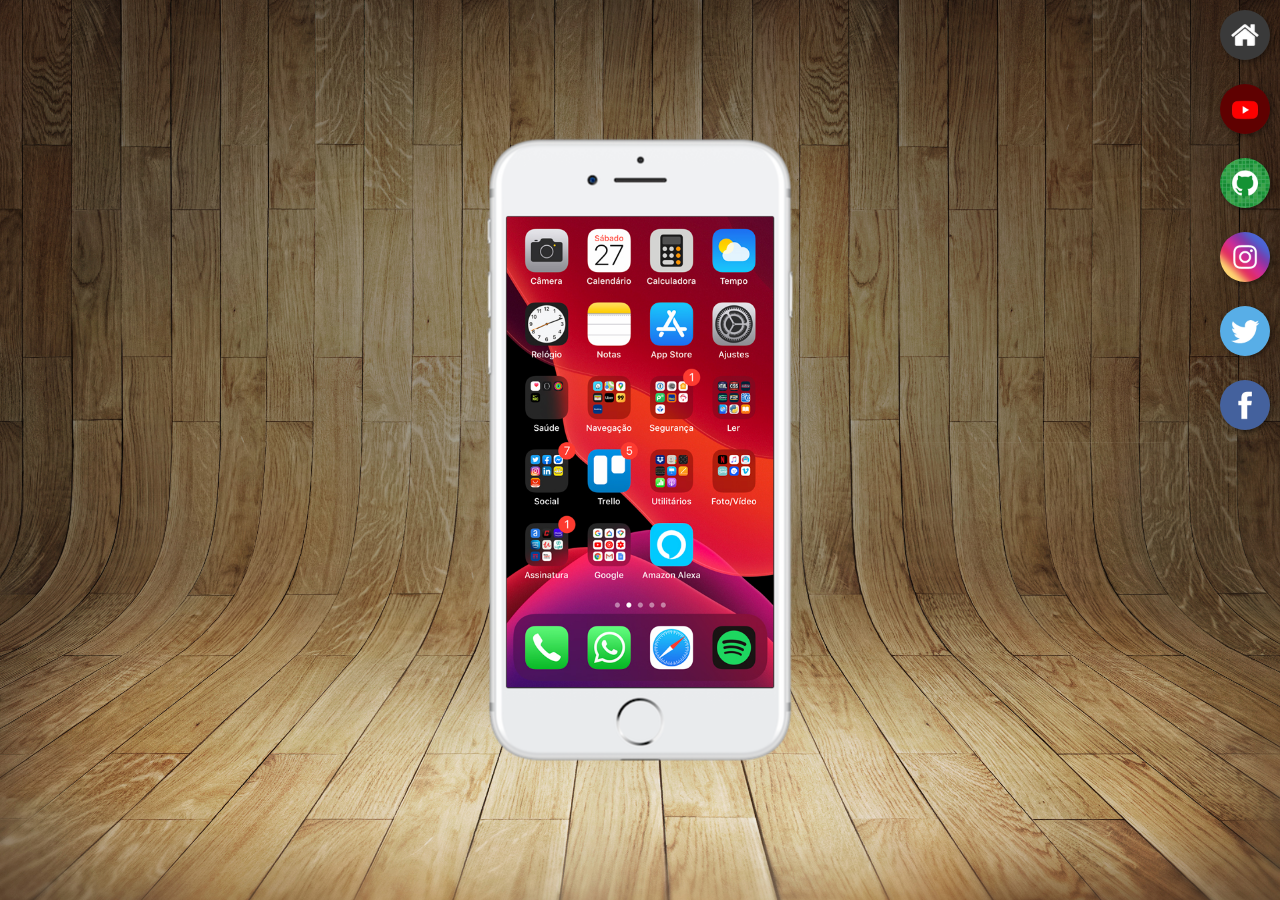
<file: index.html>
<!DOCTYPE html>
<html lang="pt-br">
<head>
    <meta charset="UTF-8">
    <meta name="viewport" content="width=device-width, initial-scale=1.0">
    <link rel="shortcut icon" href="favicon.ico" type="image/x-icon">
    <link rel="stylesheet" href="./estilos/style.css">
    <title>Projeto - Redes Sociais</title>
</head>
<body>
    <main>
        <section id="telefone">
            <iframe src="home.html" name="tela" id="tela" frameborder="0">
                Seu navegador não é compatível com isso.
            </iframe>
        </section>
        <section id="redes-sociais">
            <a href="home.html" target="tela"><img src="imagens/logo-home.jpg" alt="Home"></a><br>
            <a href="youtube.html" target="tela"><img src="imagens/logo-youtube.jpg" alt="Youtube"></a><br>
            <a href="github.html" target="tela"><img src="imagens/logo-github.jpg" alt="Github"></a><br>
            <a href="instagram.html" target="tela"><img src="imagens/logo-instagram.jpg" alt="Instagram"></a><br>
            <a href="twitter.html" target="tela"><img src="imagens/logo-twitter.jpg" alt="Twitter"></a><br>
            <a href="facebook.html" target="tela"><img src="imagens/logo-facebook.jpg" alt="Facebook"></a>
        </section>
    </main>
</body>
</html>
</file>
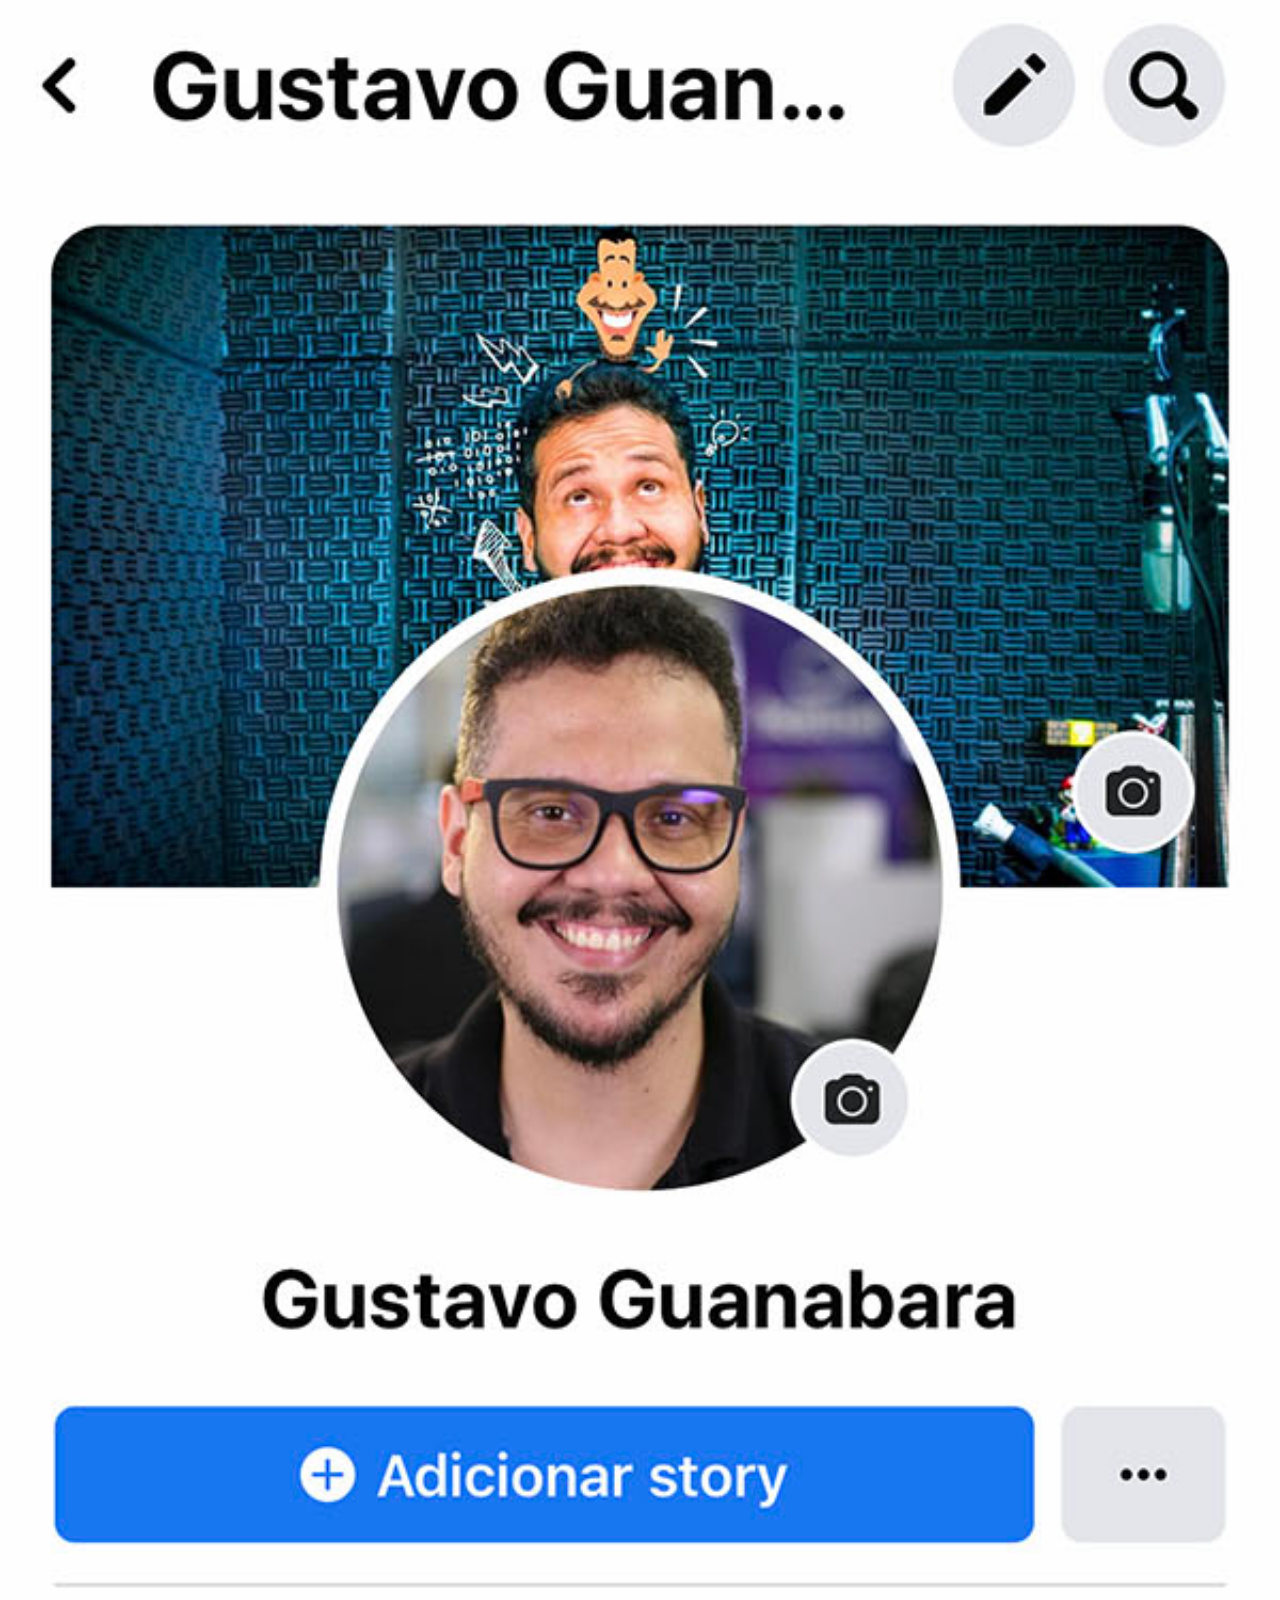
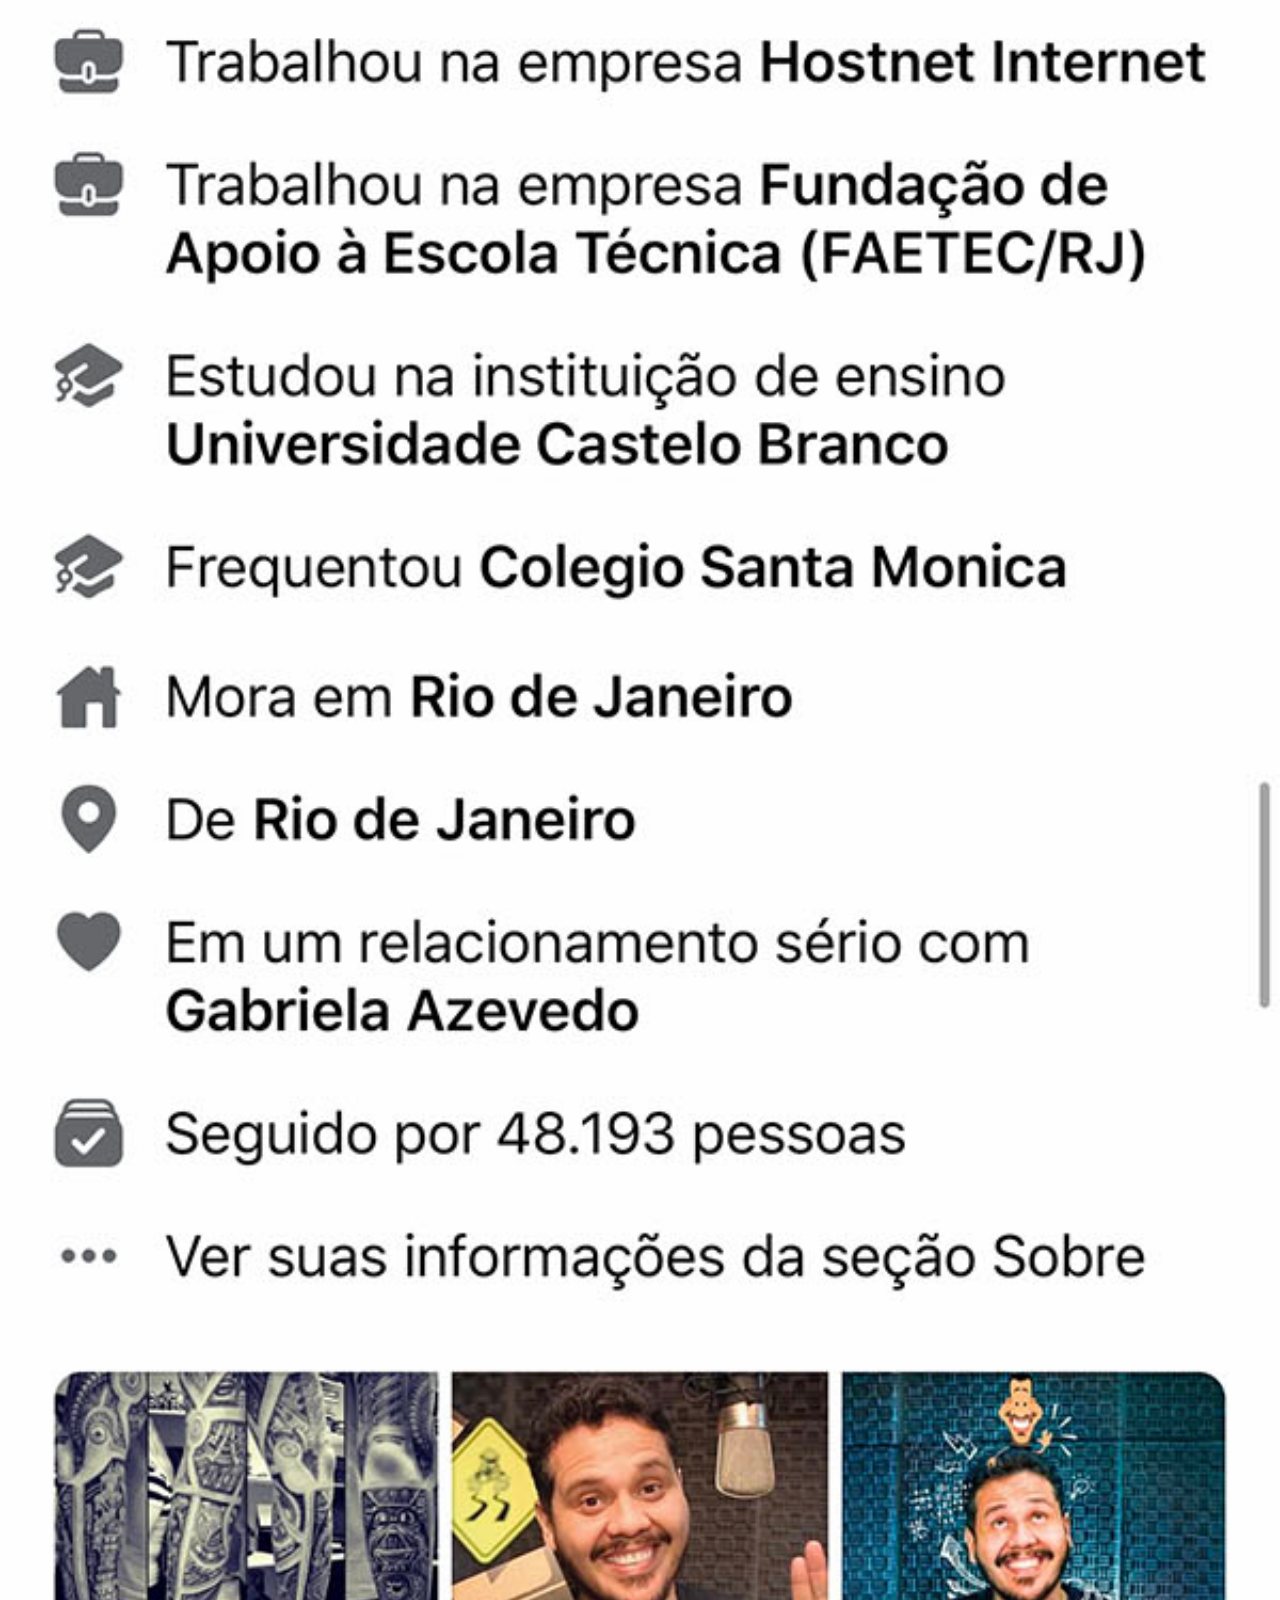
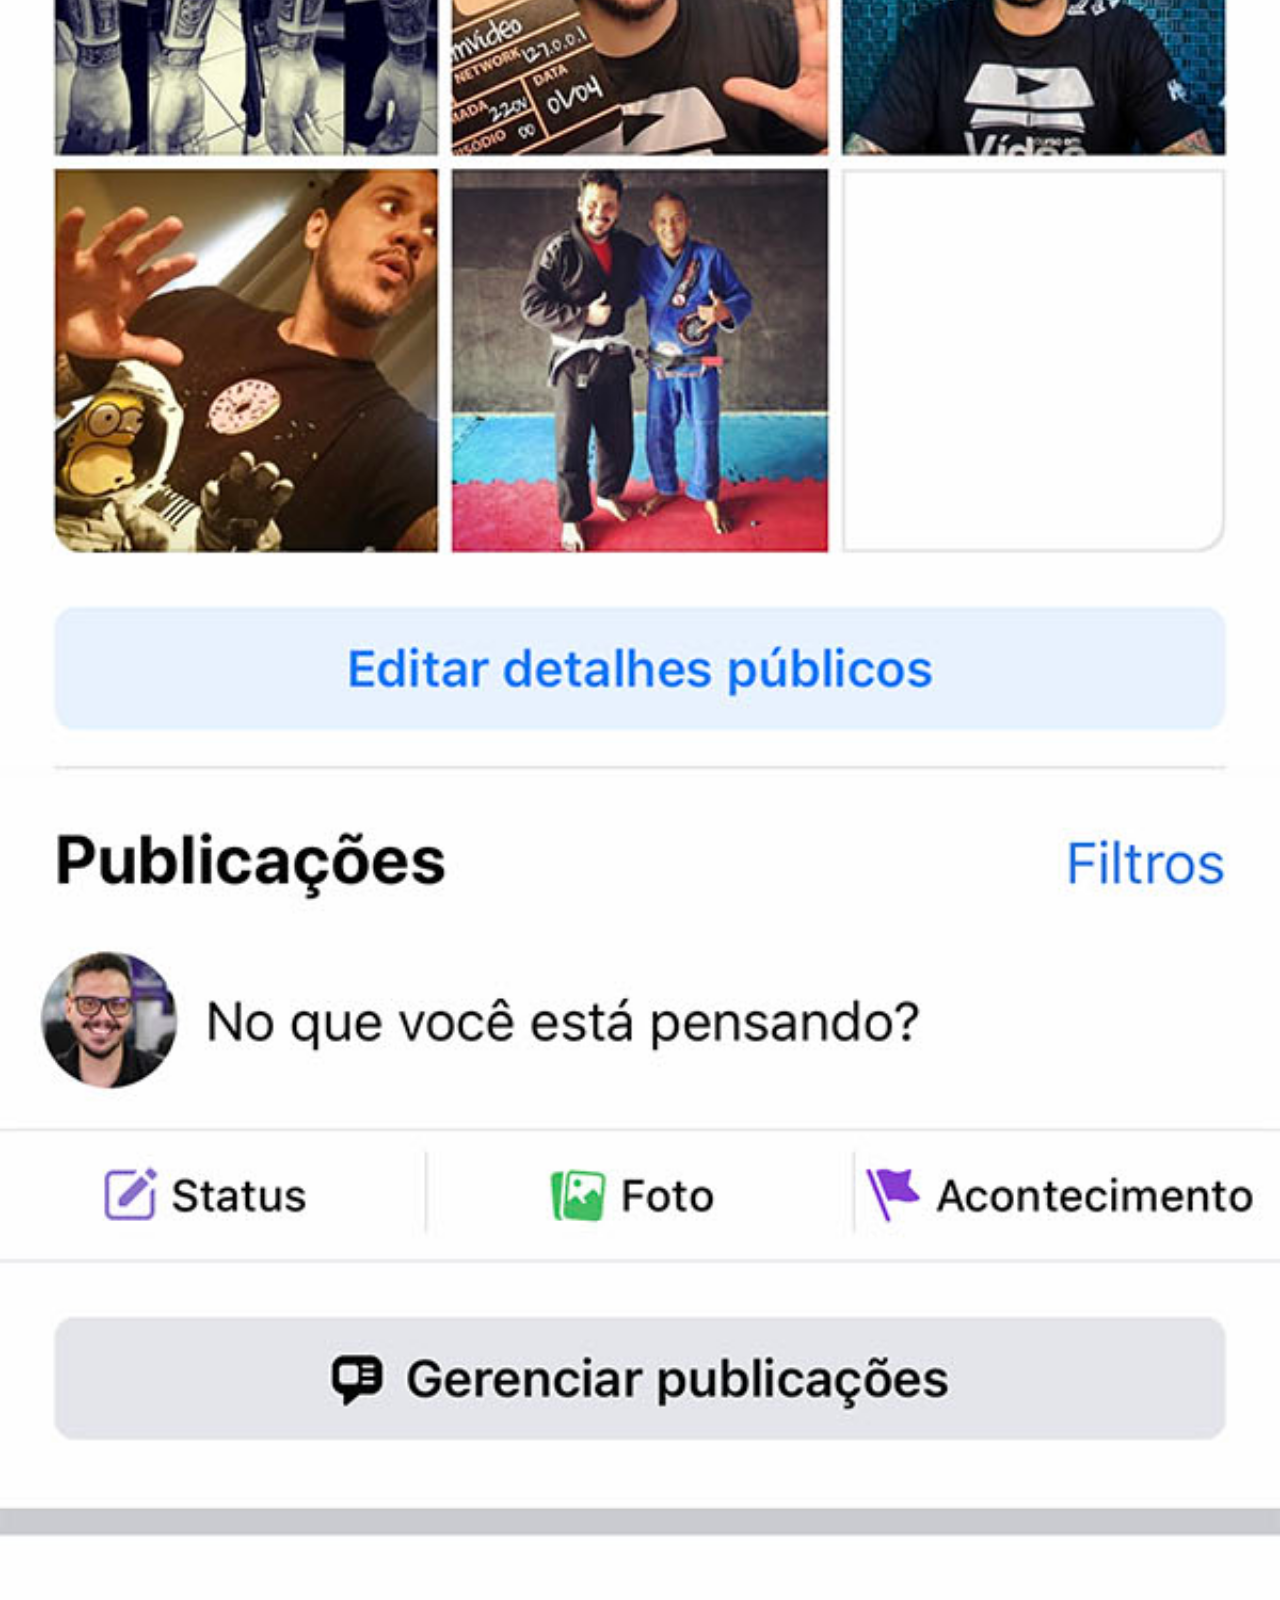
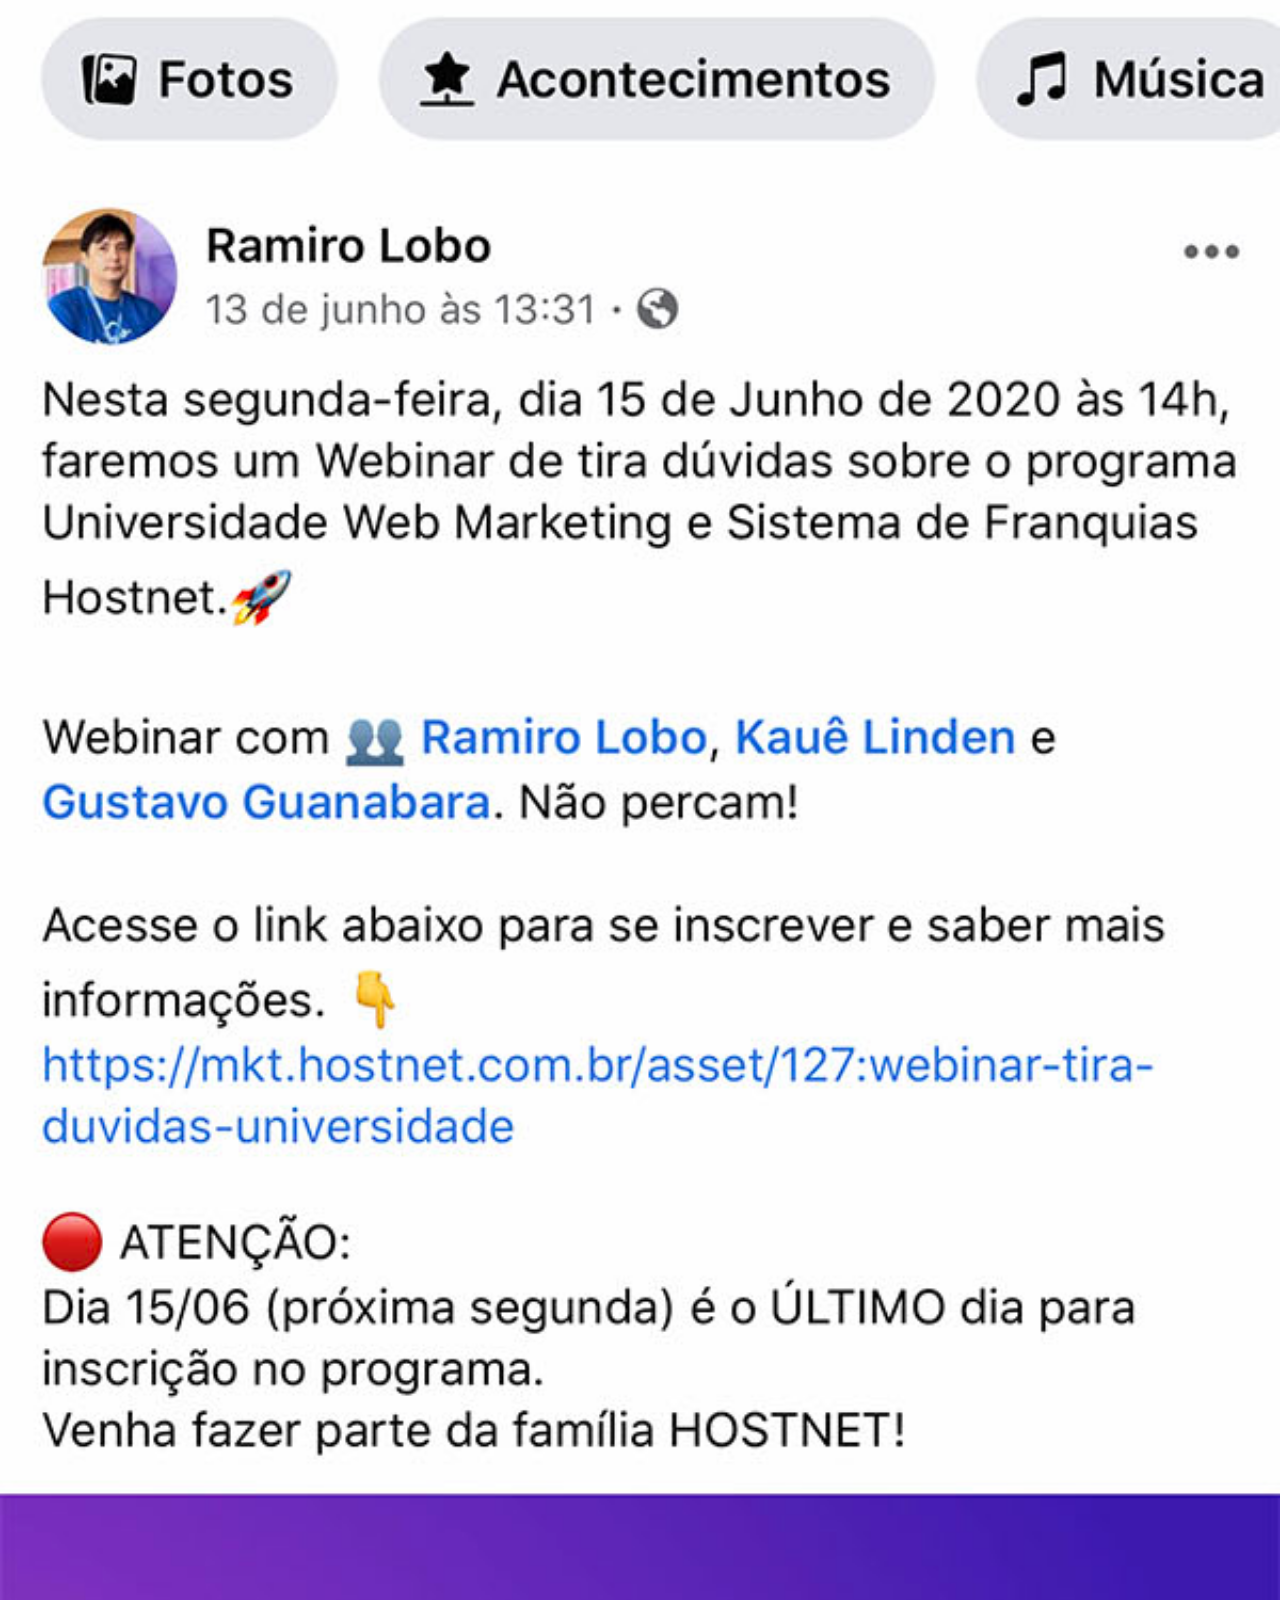
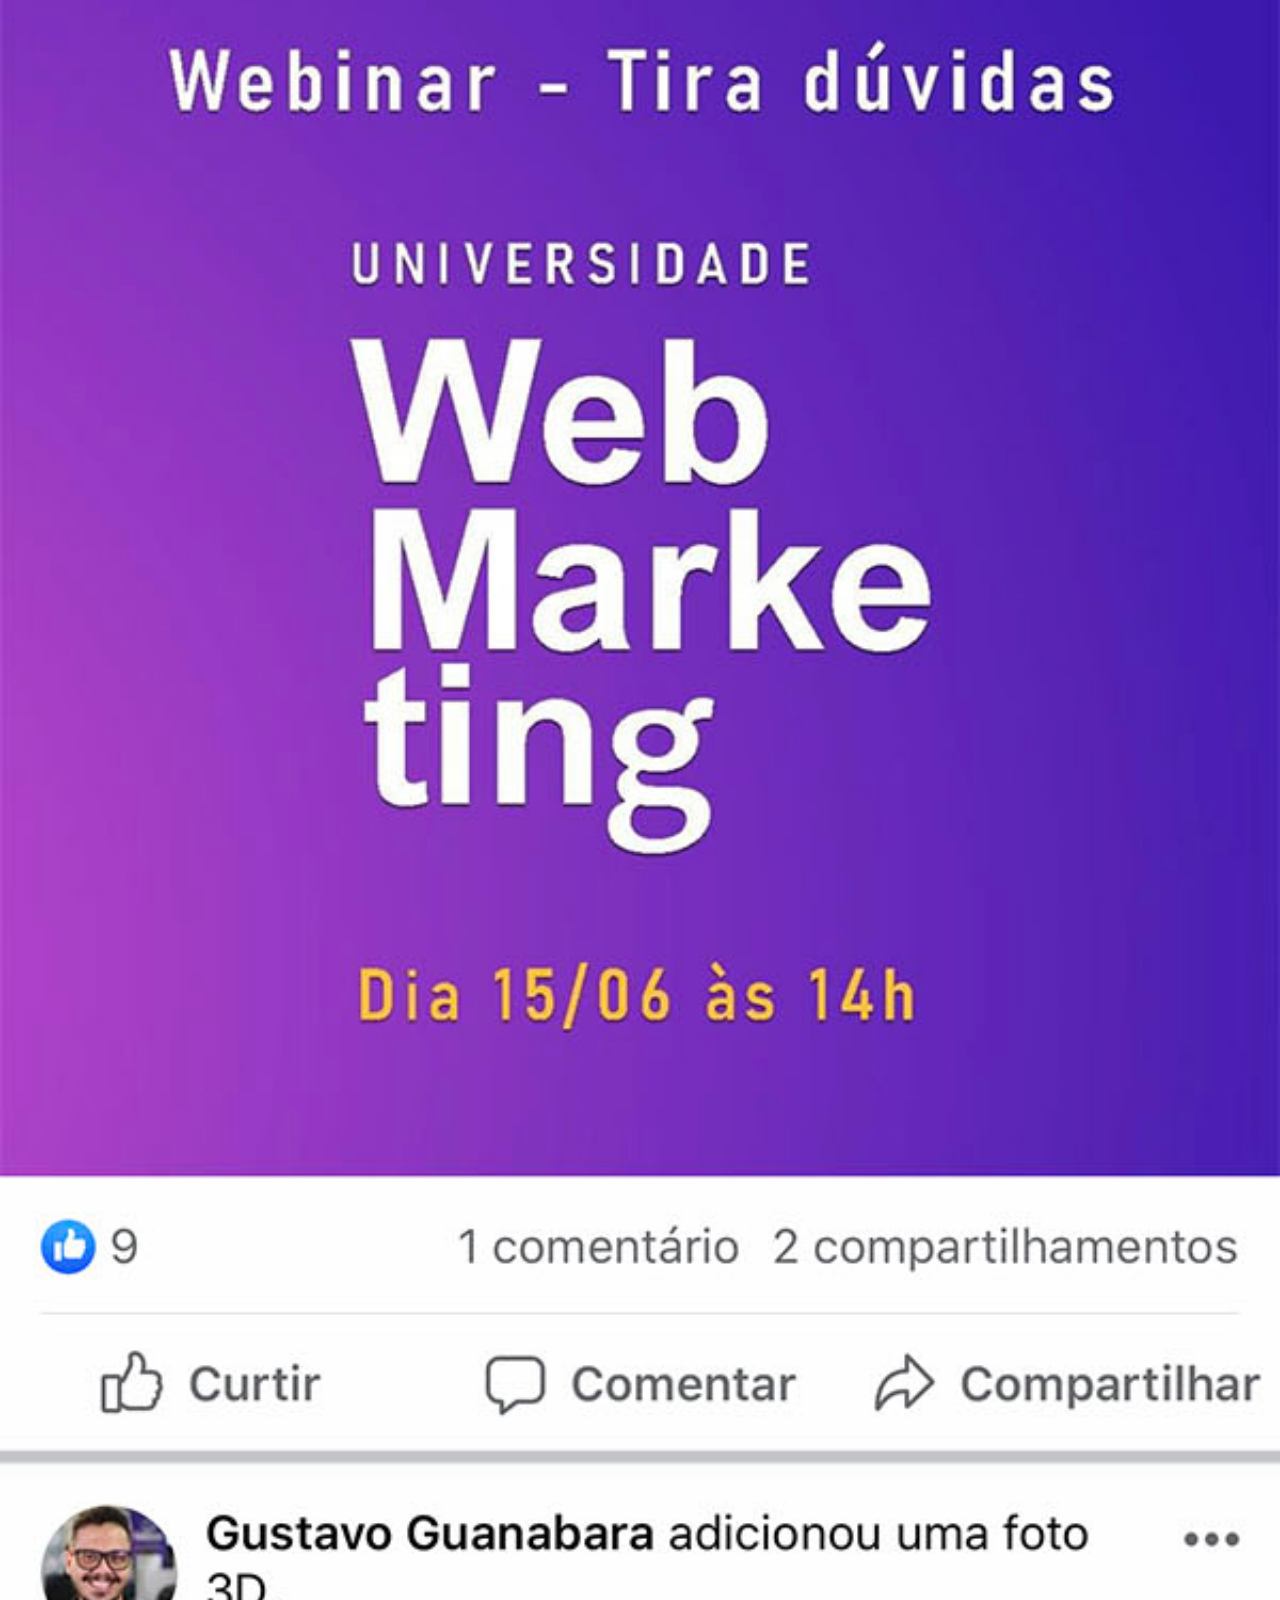
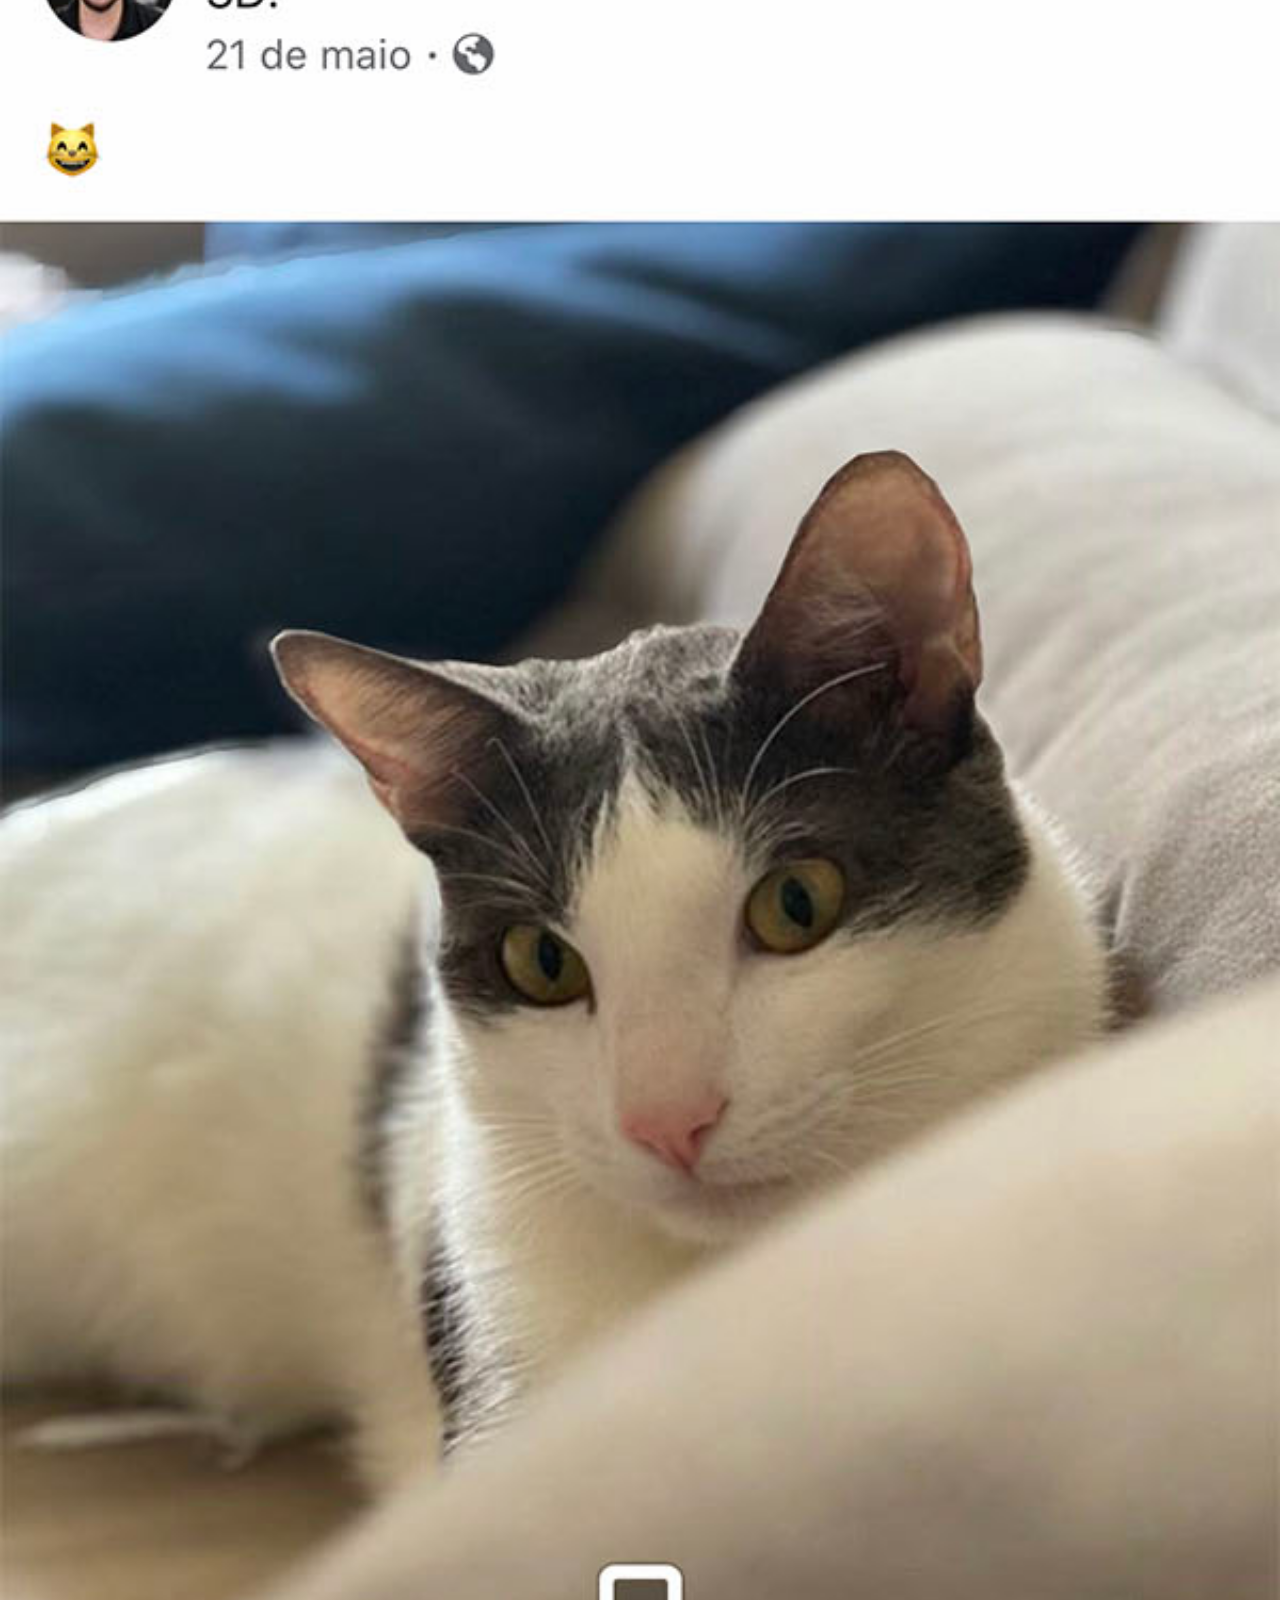
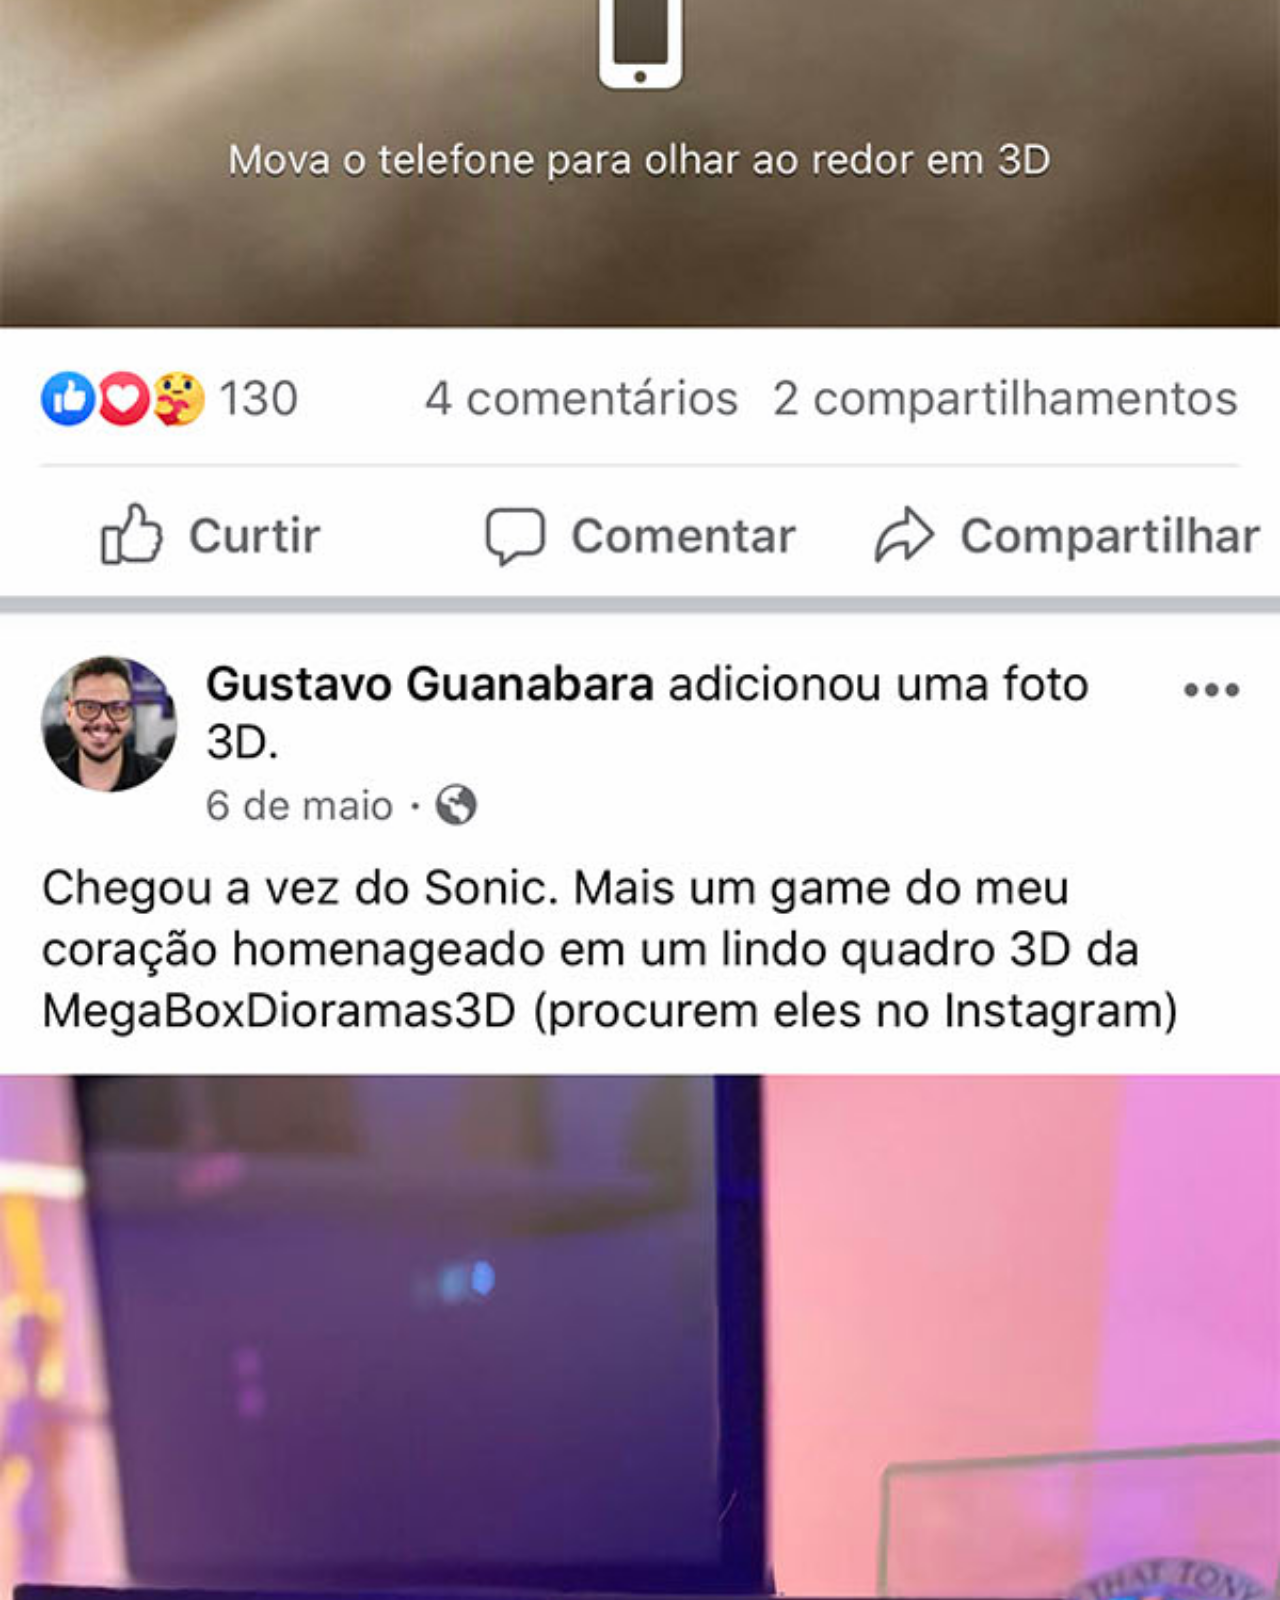
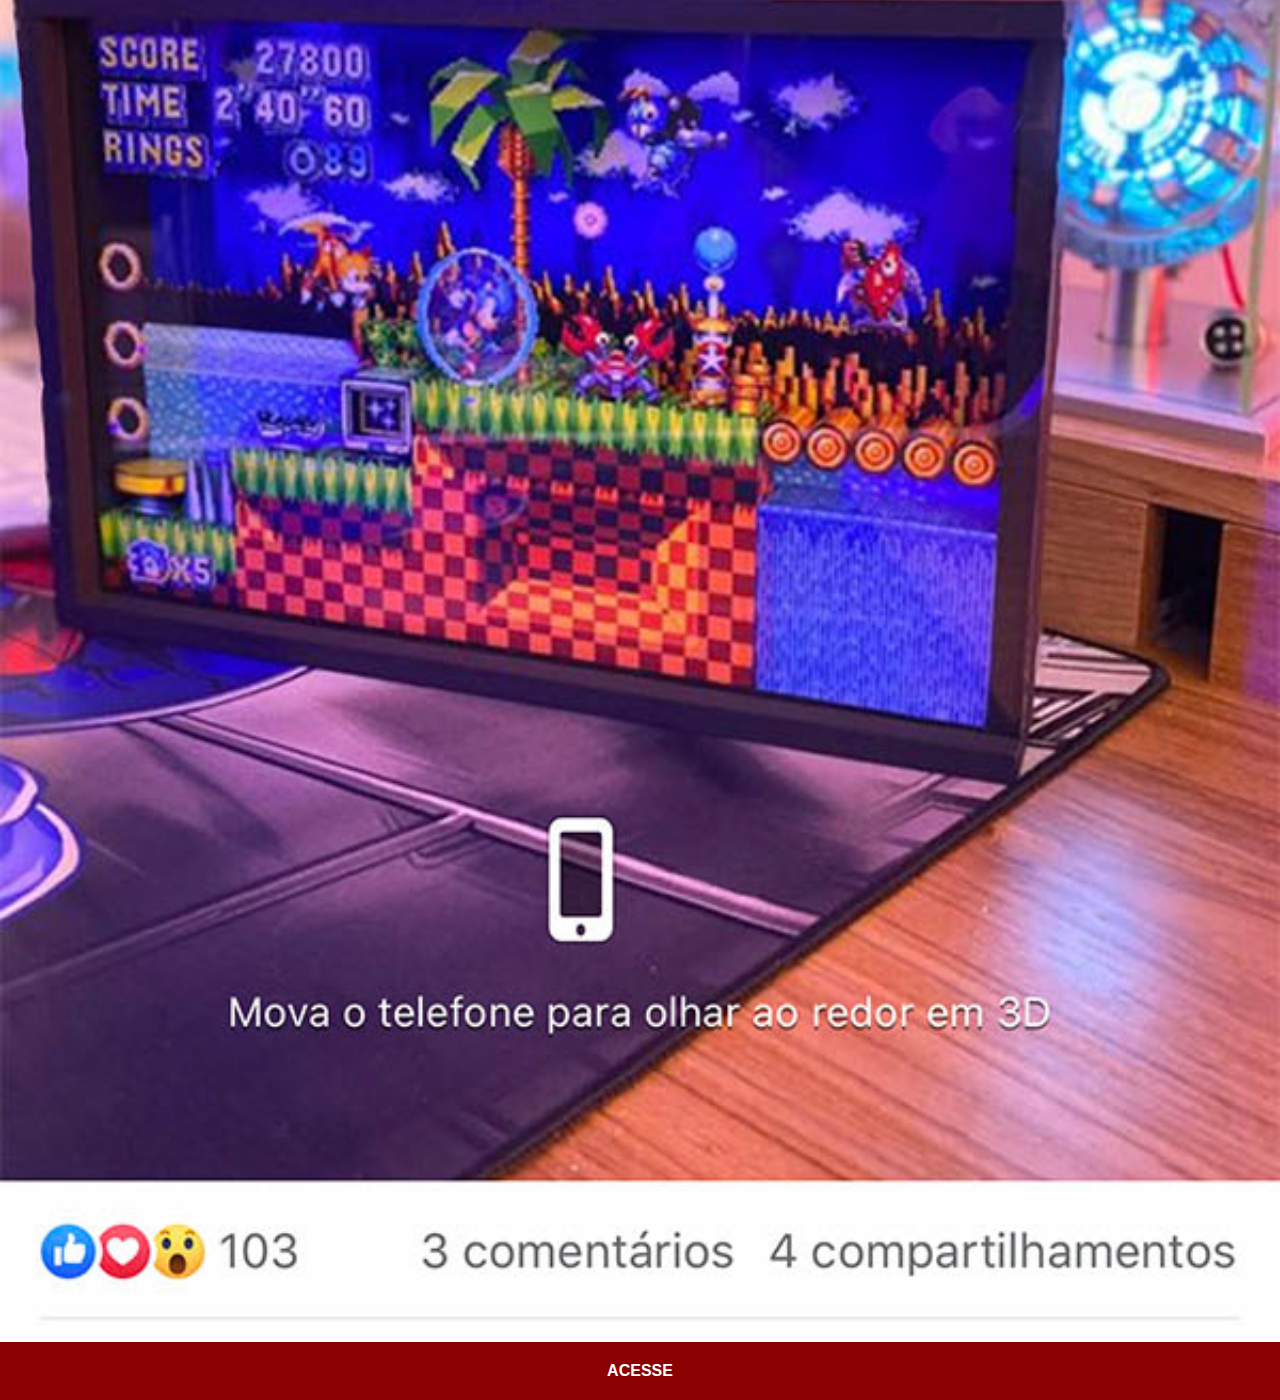
<file: facebook.html>
<!DOCTYPE html>
<html lang="pt-br">
<head>
    <meta charset="UTF-8">
    <meta name="viewport" content="width=device-width, initial-scale=1.0">
    <title>Facebook</title>
    <link rel="stylesheet" href="estilos/social.css">
</head>
<body>
    <img src="imagens/tela-facebook.jpg" alt="Facebook">
    <a href="https://www.facebook.com/gustavoguanabara" target="_blank">ACESSE</a>
</body>
</html>
</file>
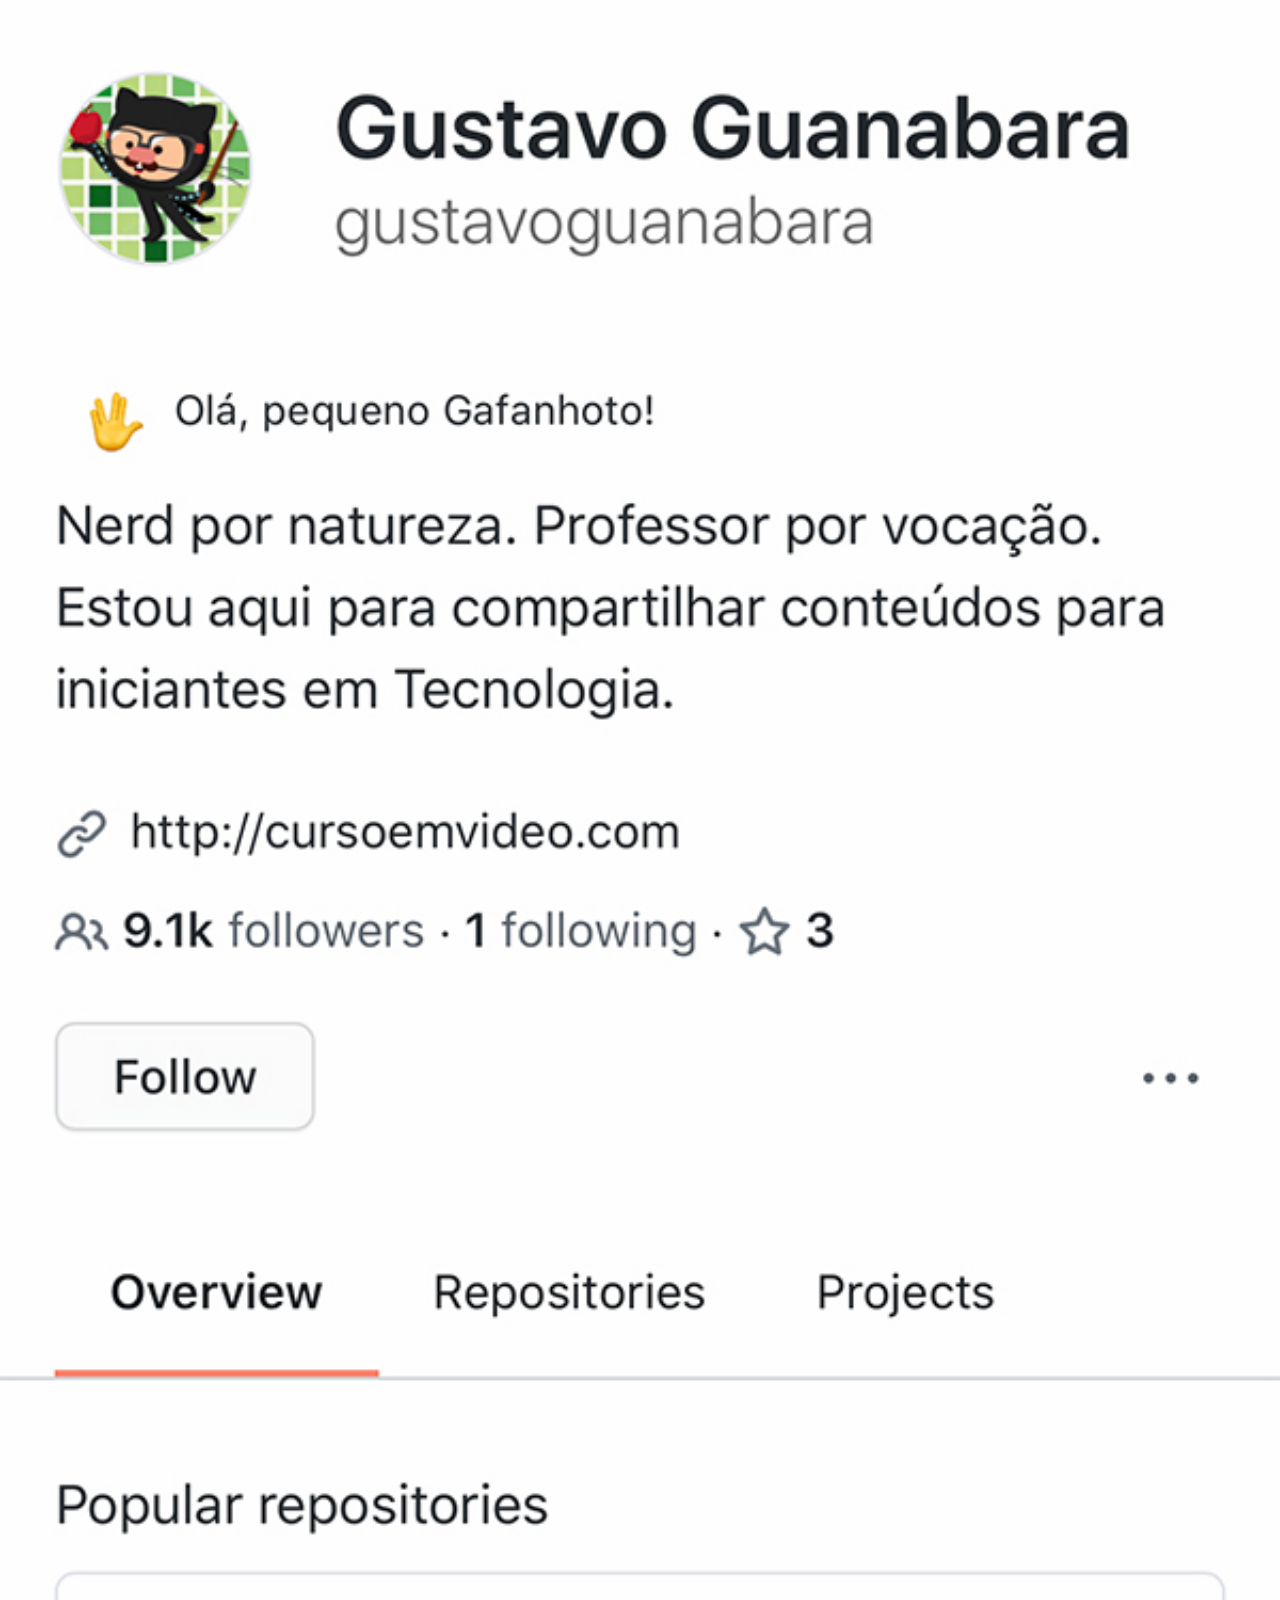
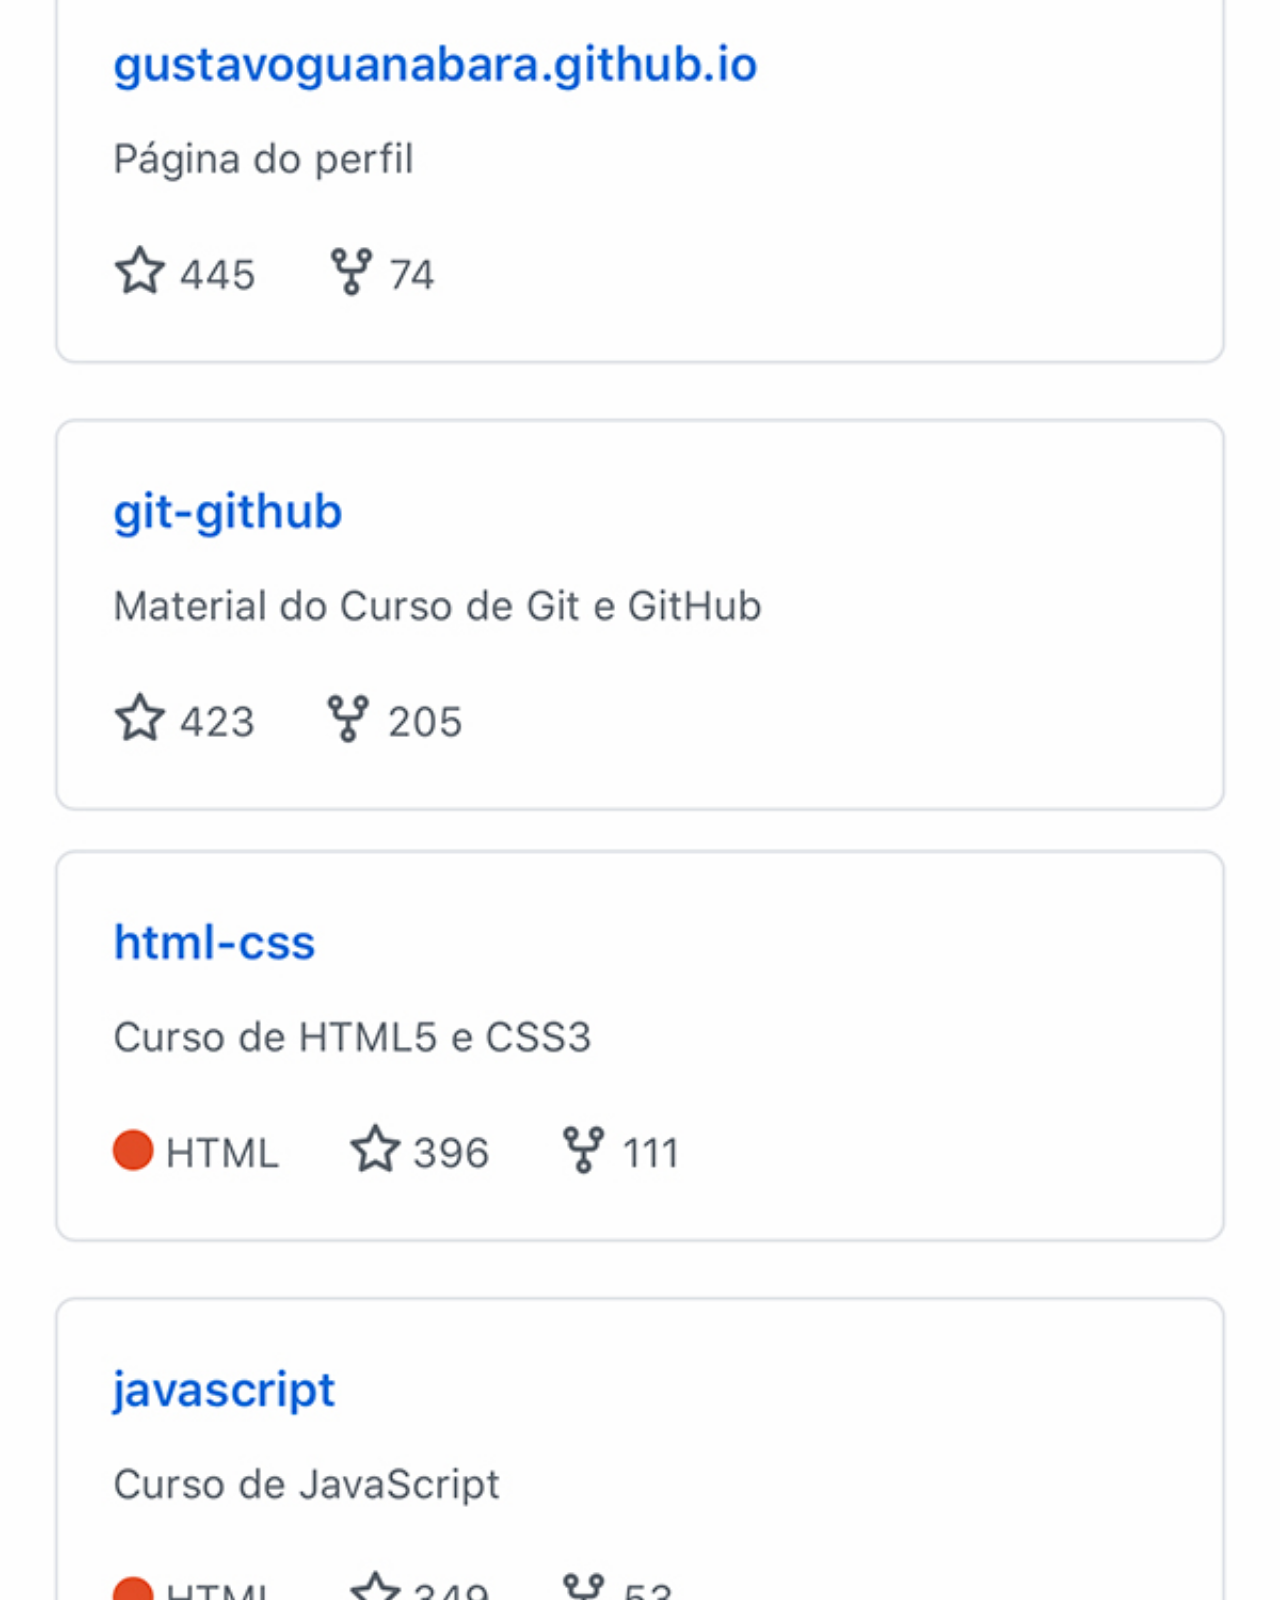
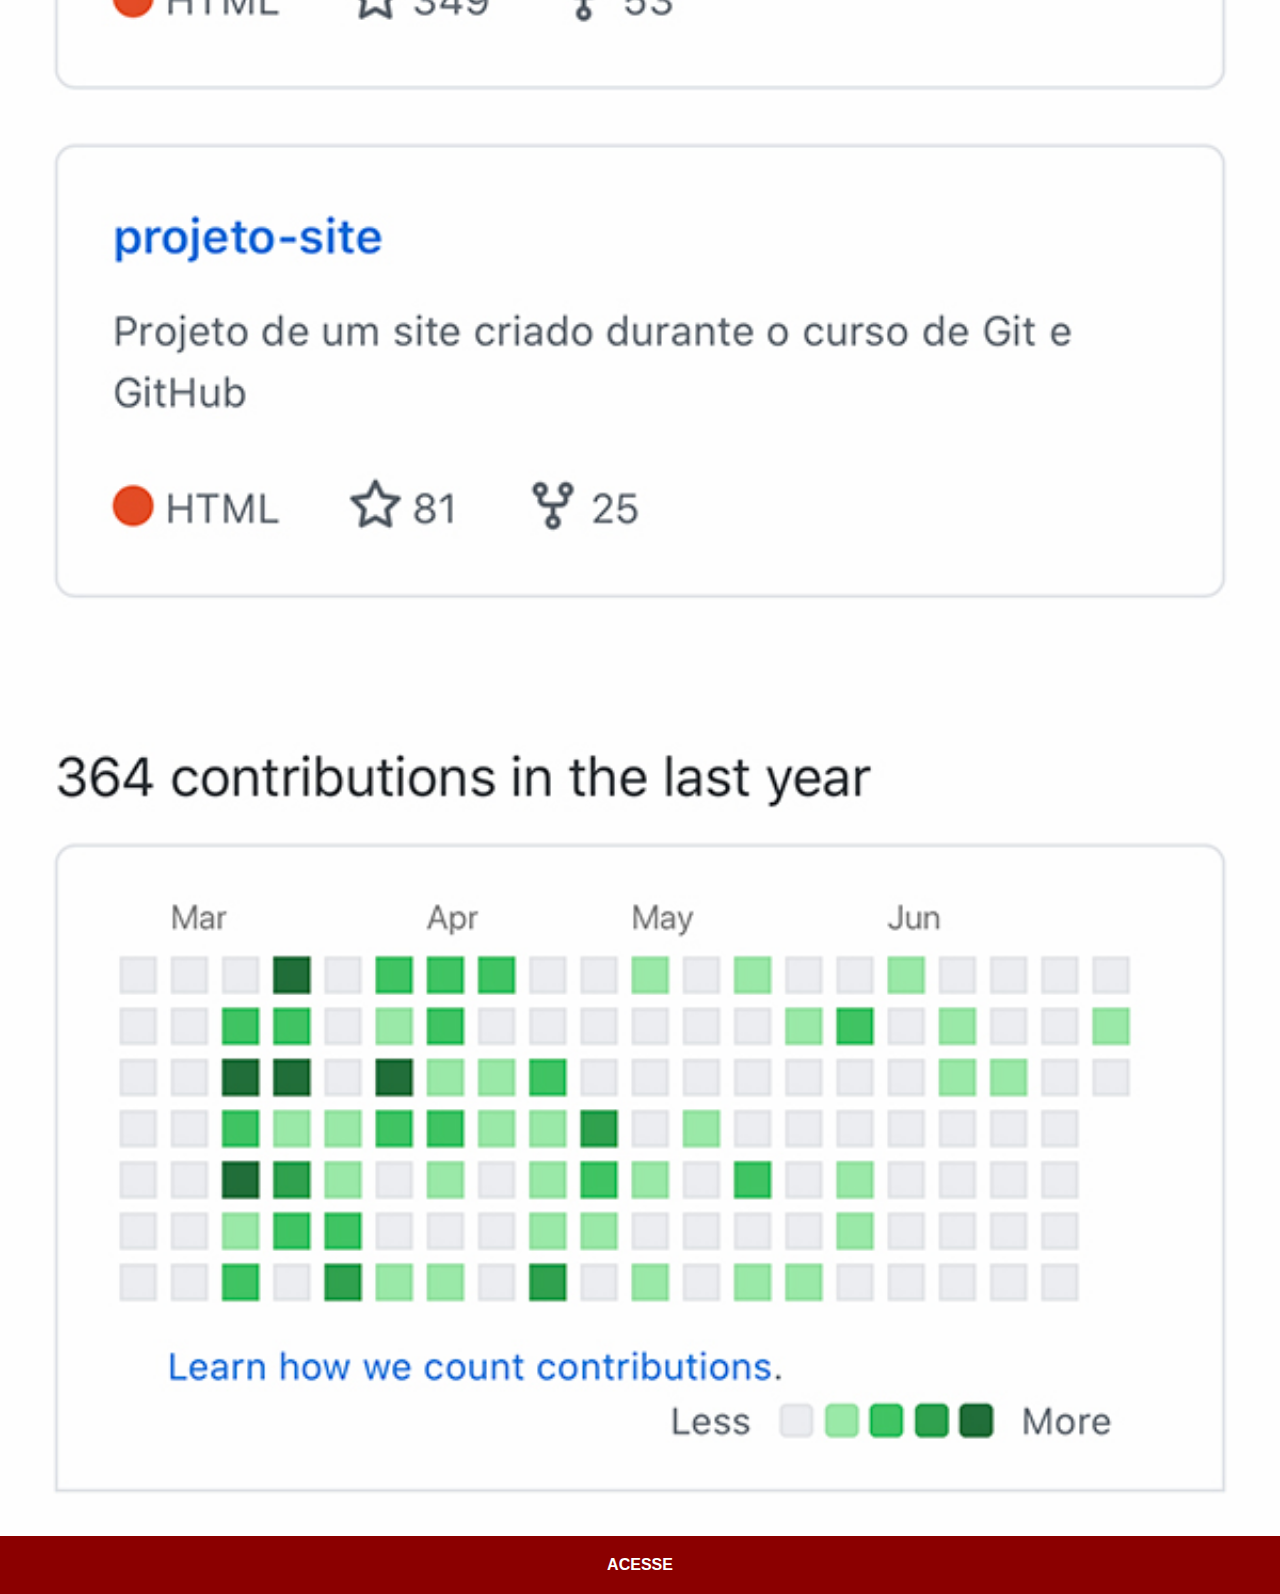
<file: github.html>
<!DOCTYPE html>
<html lang="pt-br">
<head>
    <meta charset="UTF-8">
    <meta name="viewport" content="width=device-width, initial-scale=1.0">
    <title>GitHub</title>
    <link rel="stylesheet" href="estilos/social.css">
</head>
<body>
    <img src="imagens/tela-github.jpg" alt="GitHub">
    <a href="https://github.com/gustavoguanabara" target="_blank">ACESSE</a>
</body>
</html>
</file>
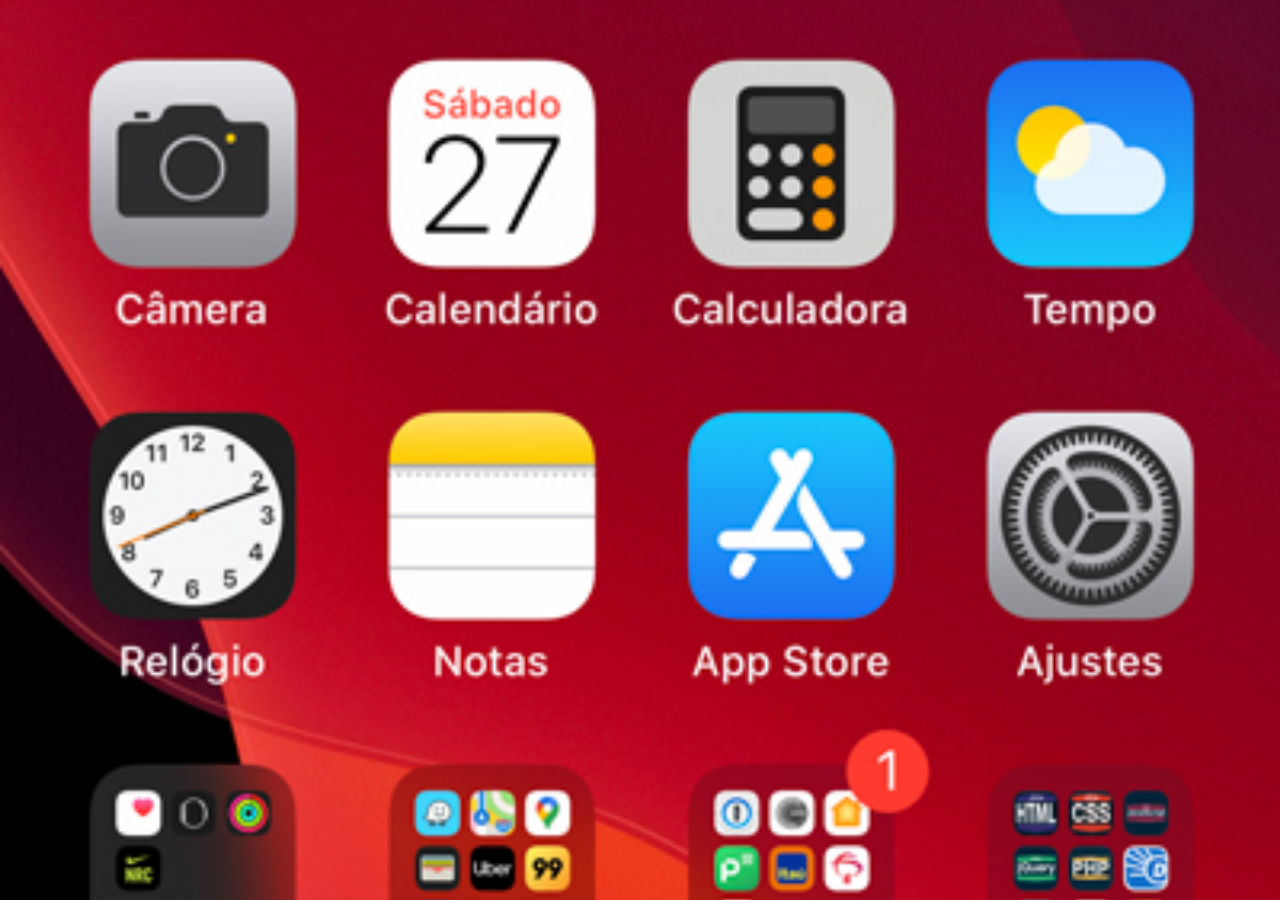
<file: home.html>
<!DOCTYPE html>
<html lang="pt-br">
<head>
    <meta charset="UTF-8">
    <meta name="viewport" content="width=device-width, initial-scale=1.0">
    <title>Home</title>
    <style>
        * {
            margin: 0;
            padding: 0;
        }

        body {
            width: 100vw;
            height: 100vh;
            background: black url('./imagens/tela-home.jpg') no-repeat top center;
            background-size: cover;
        }
    </style>
</head>
<body>
    
</body>
</html>
</file>
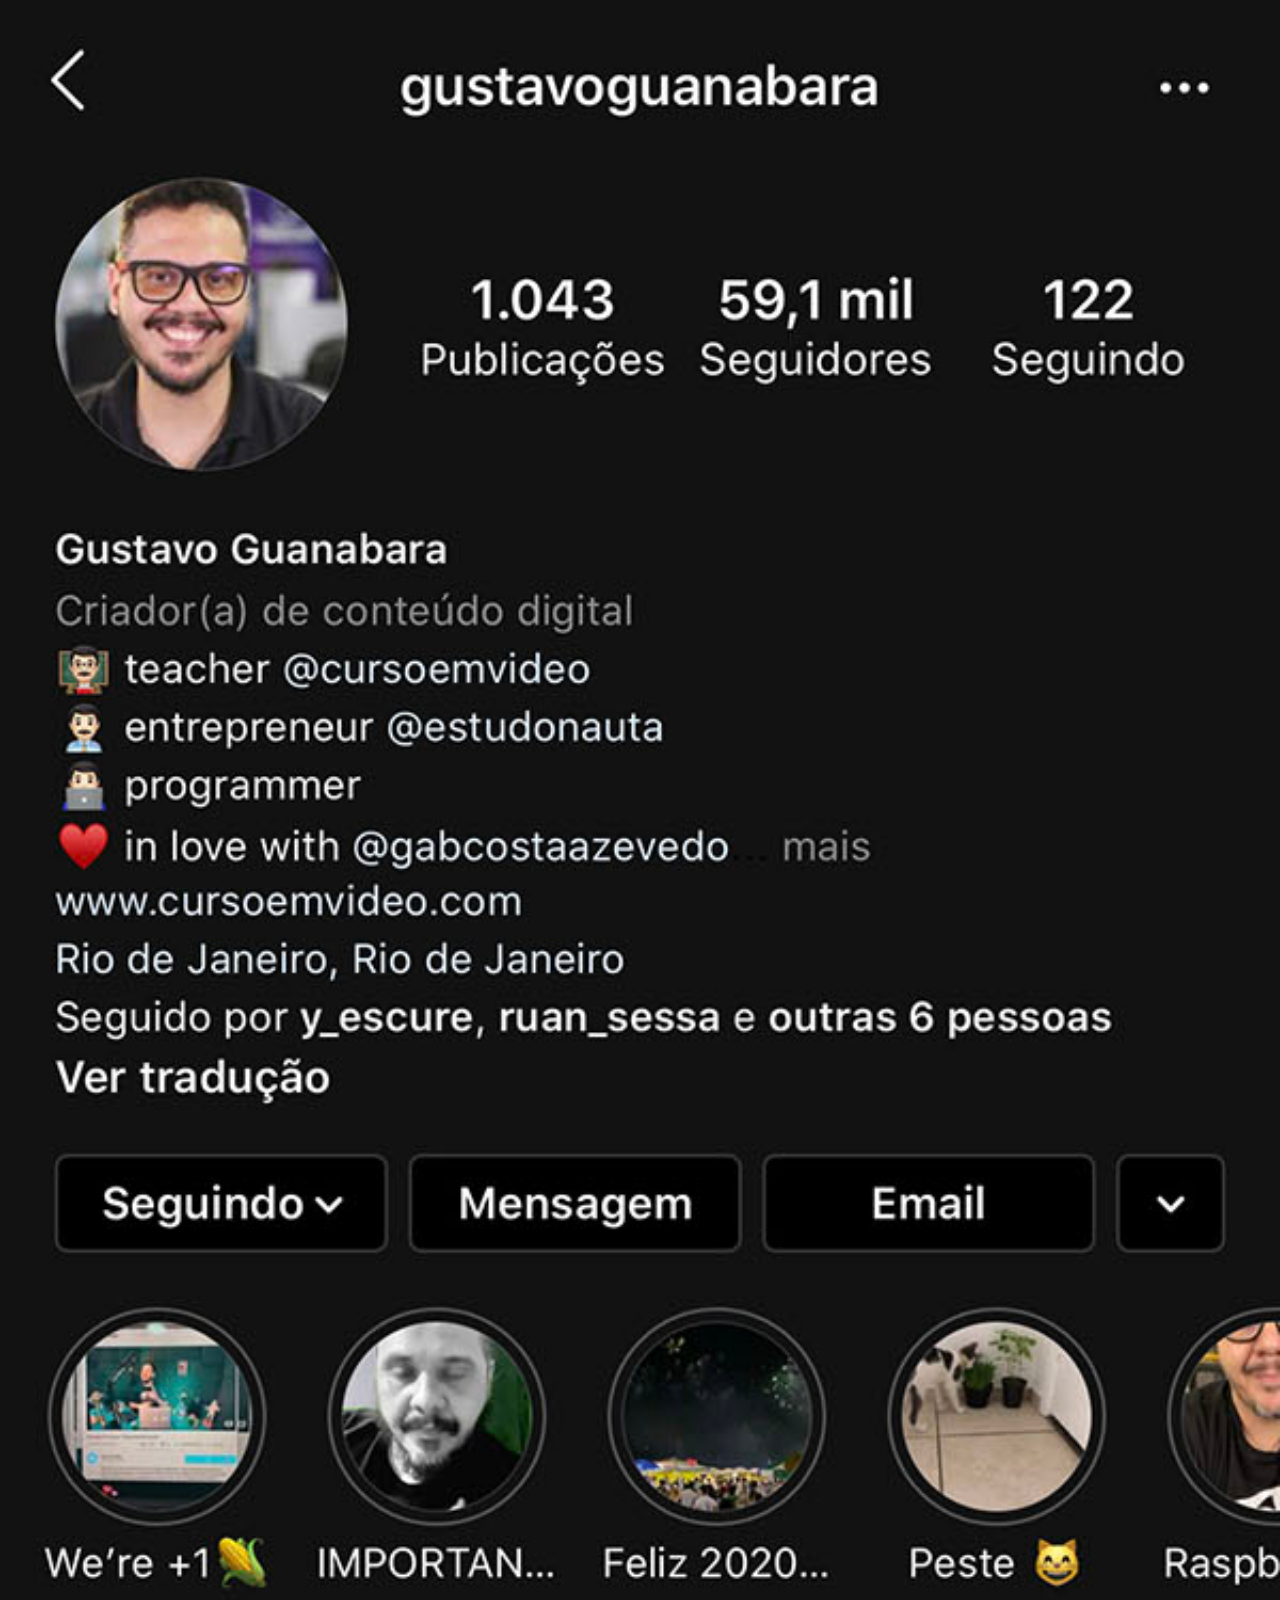
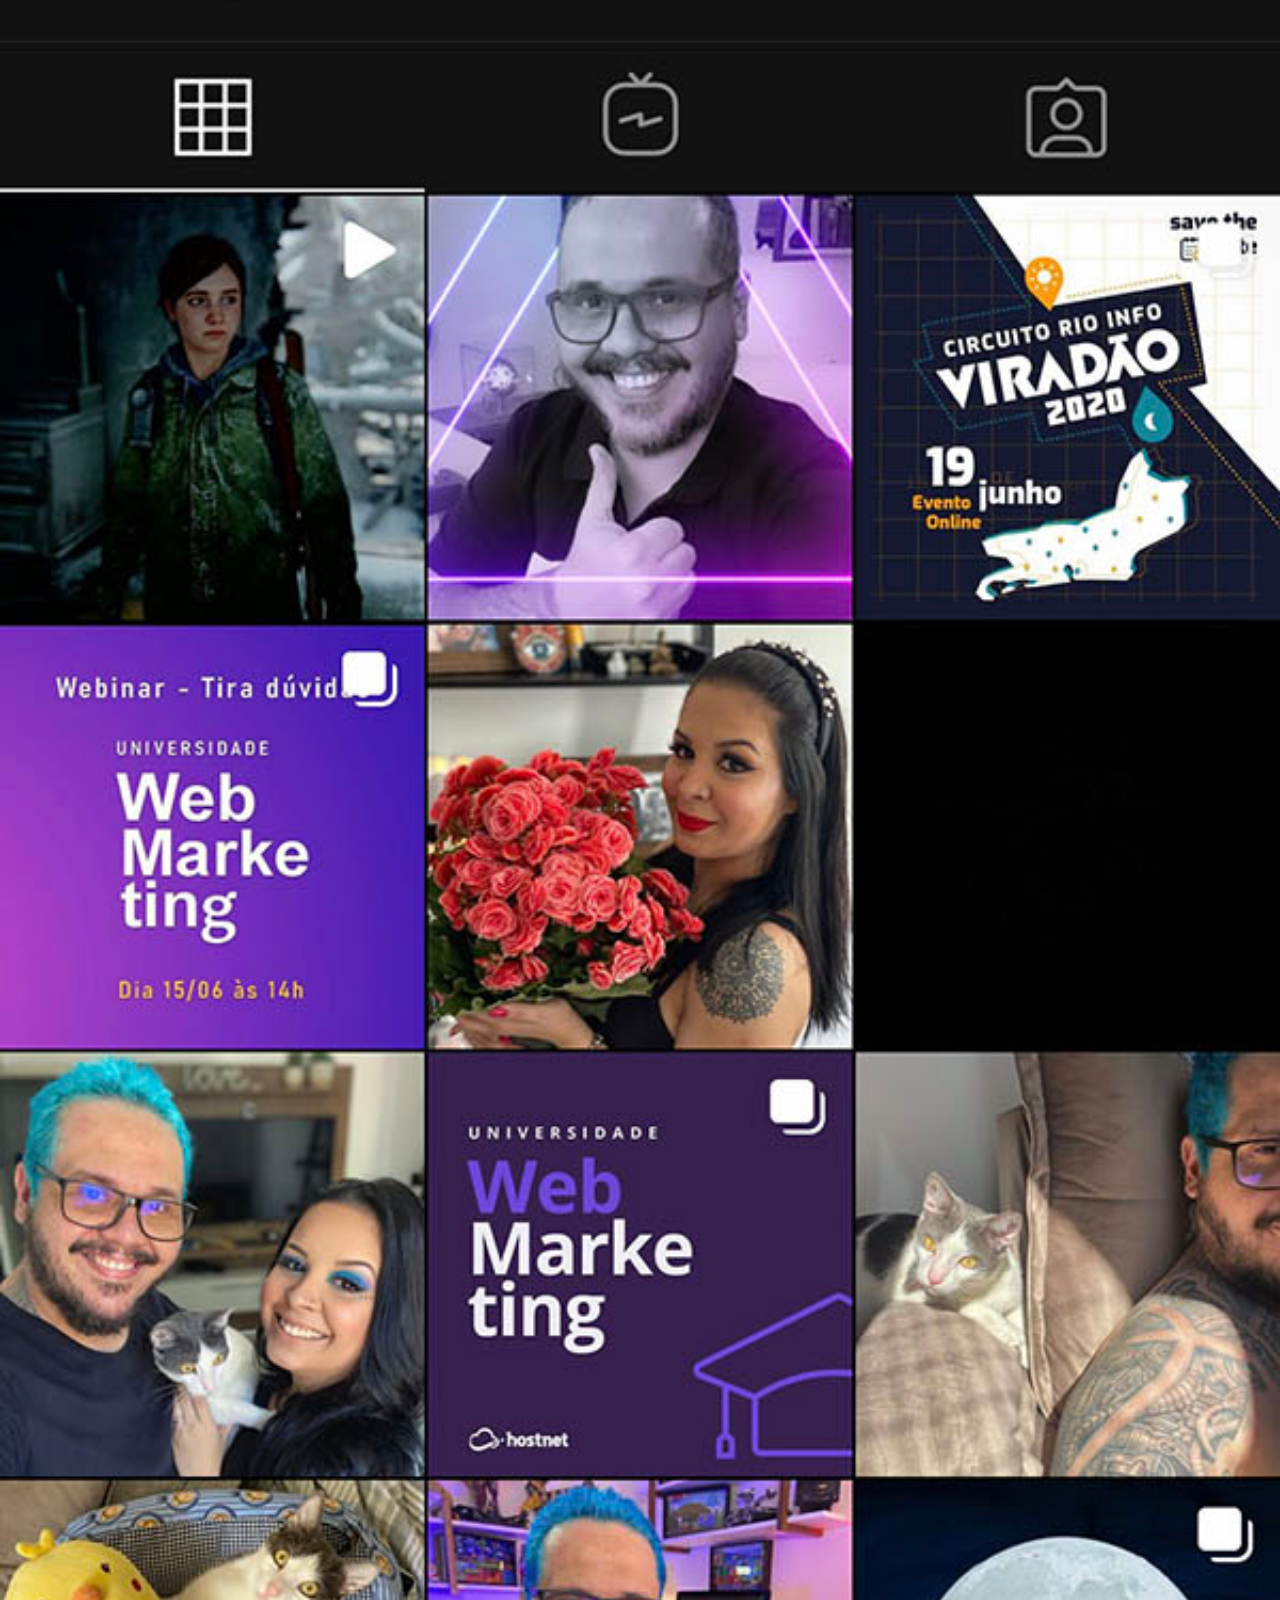
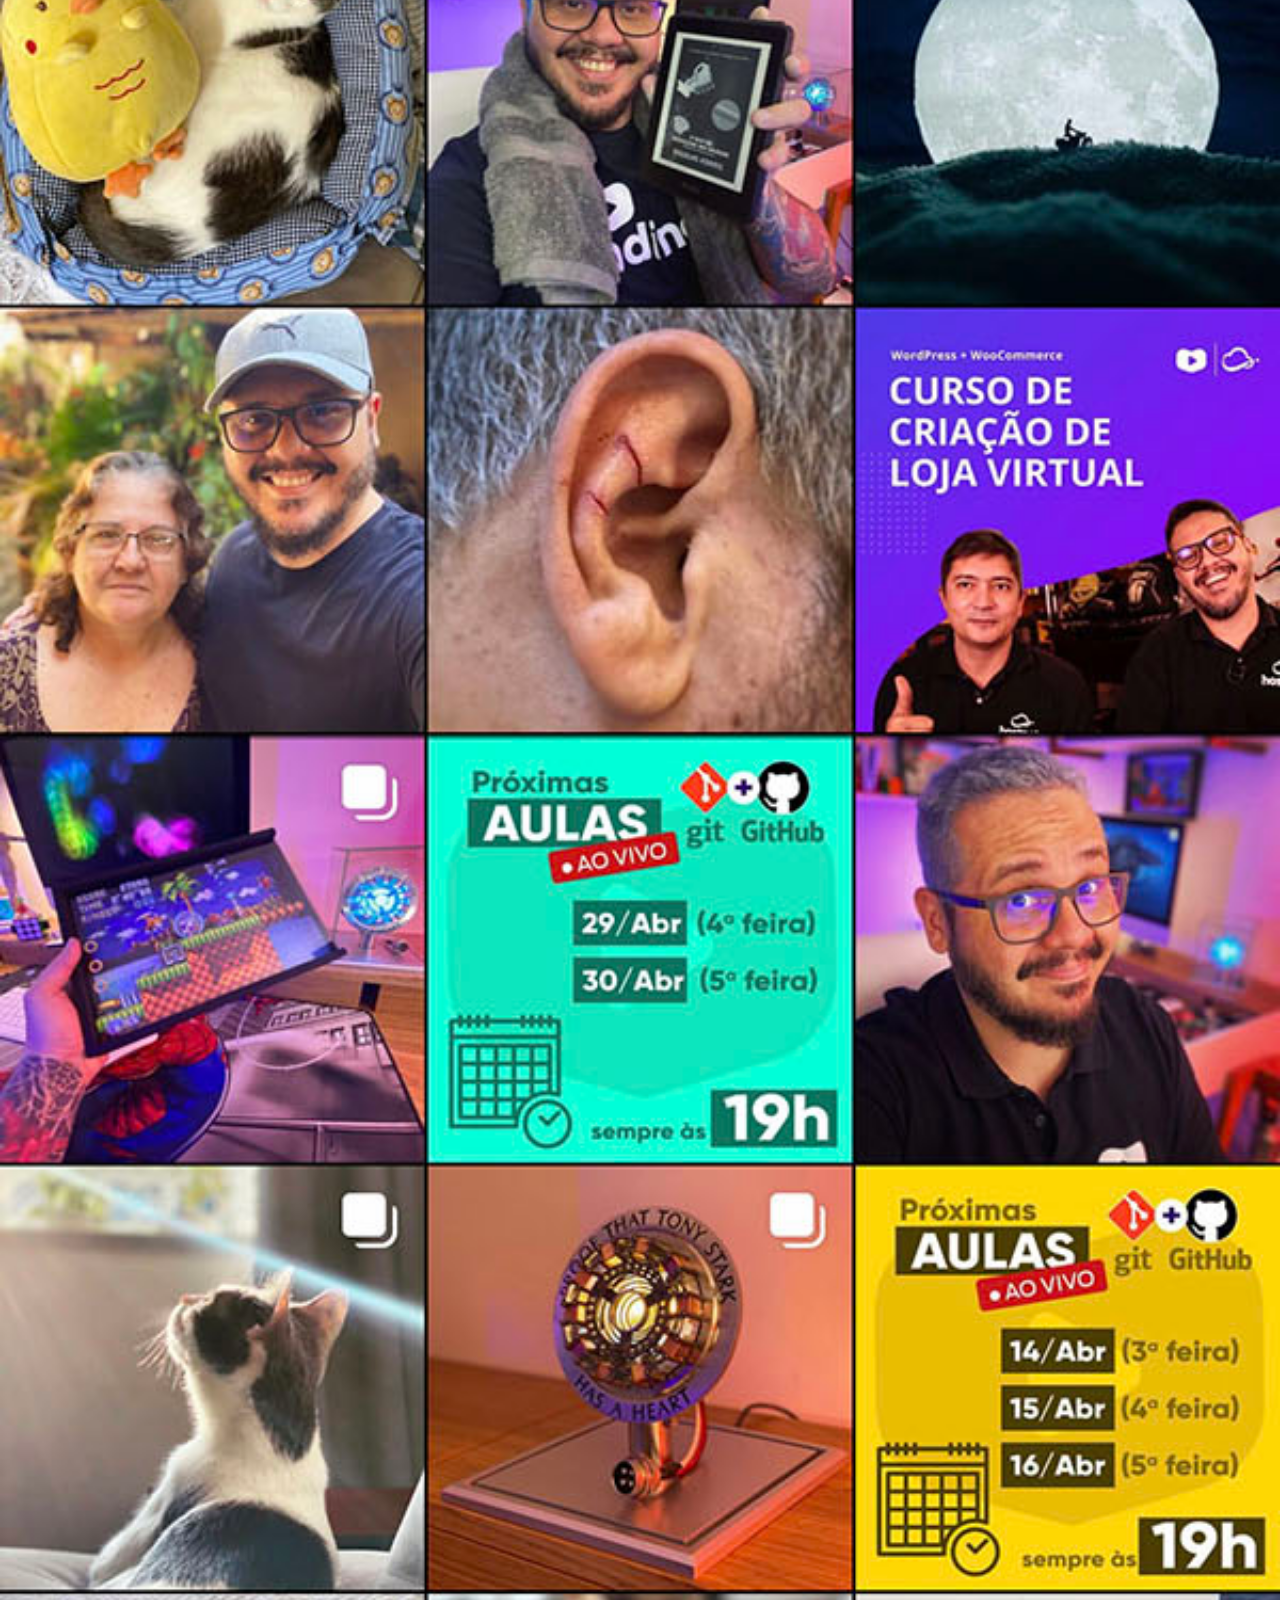
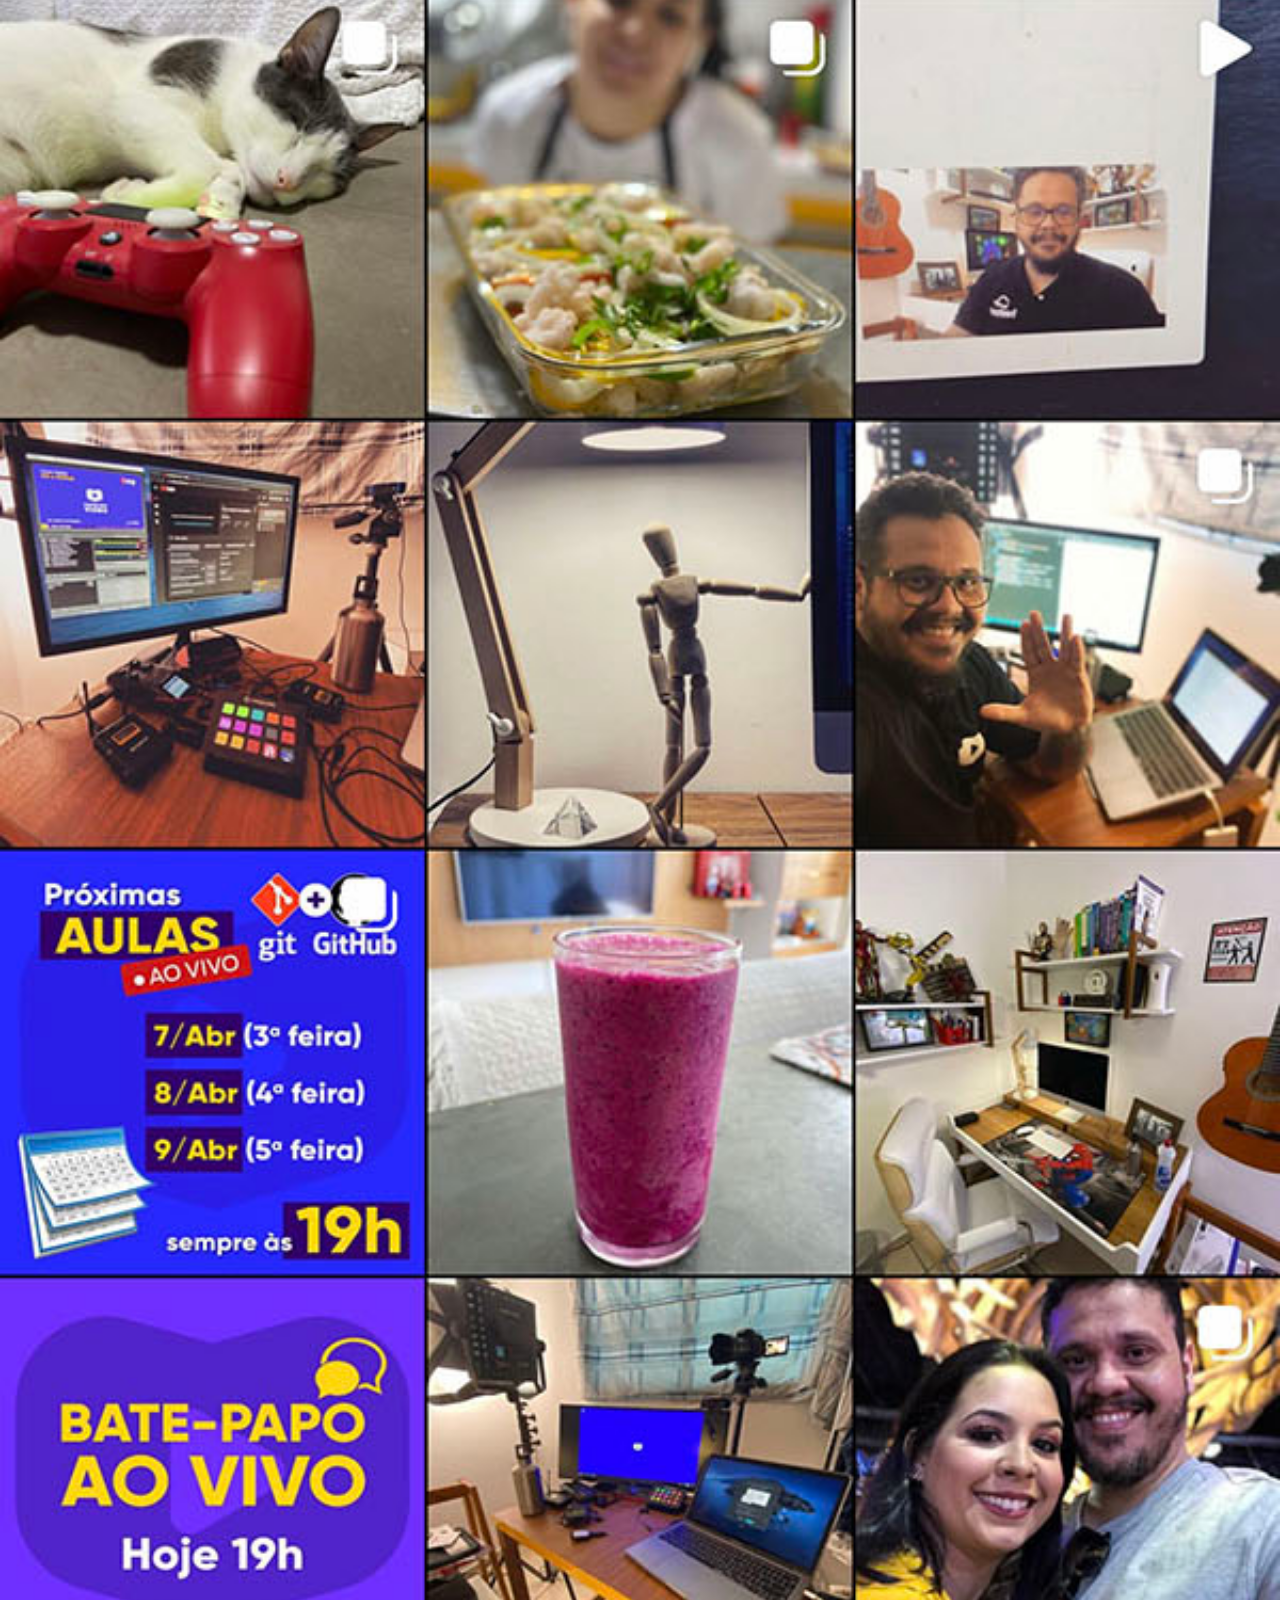
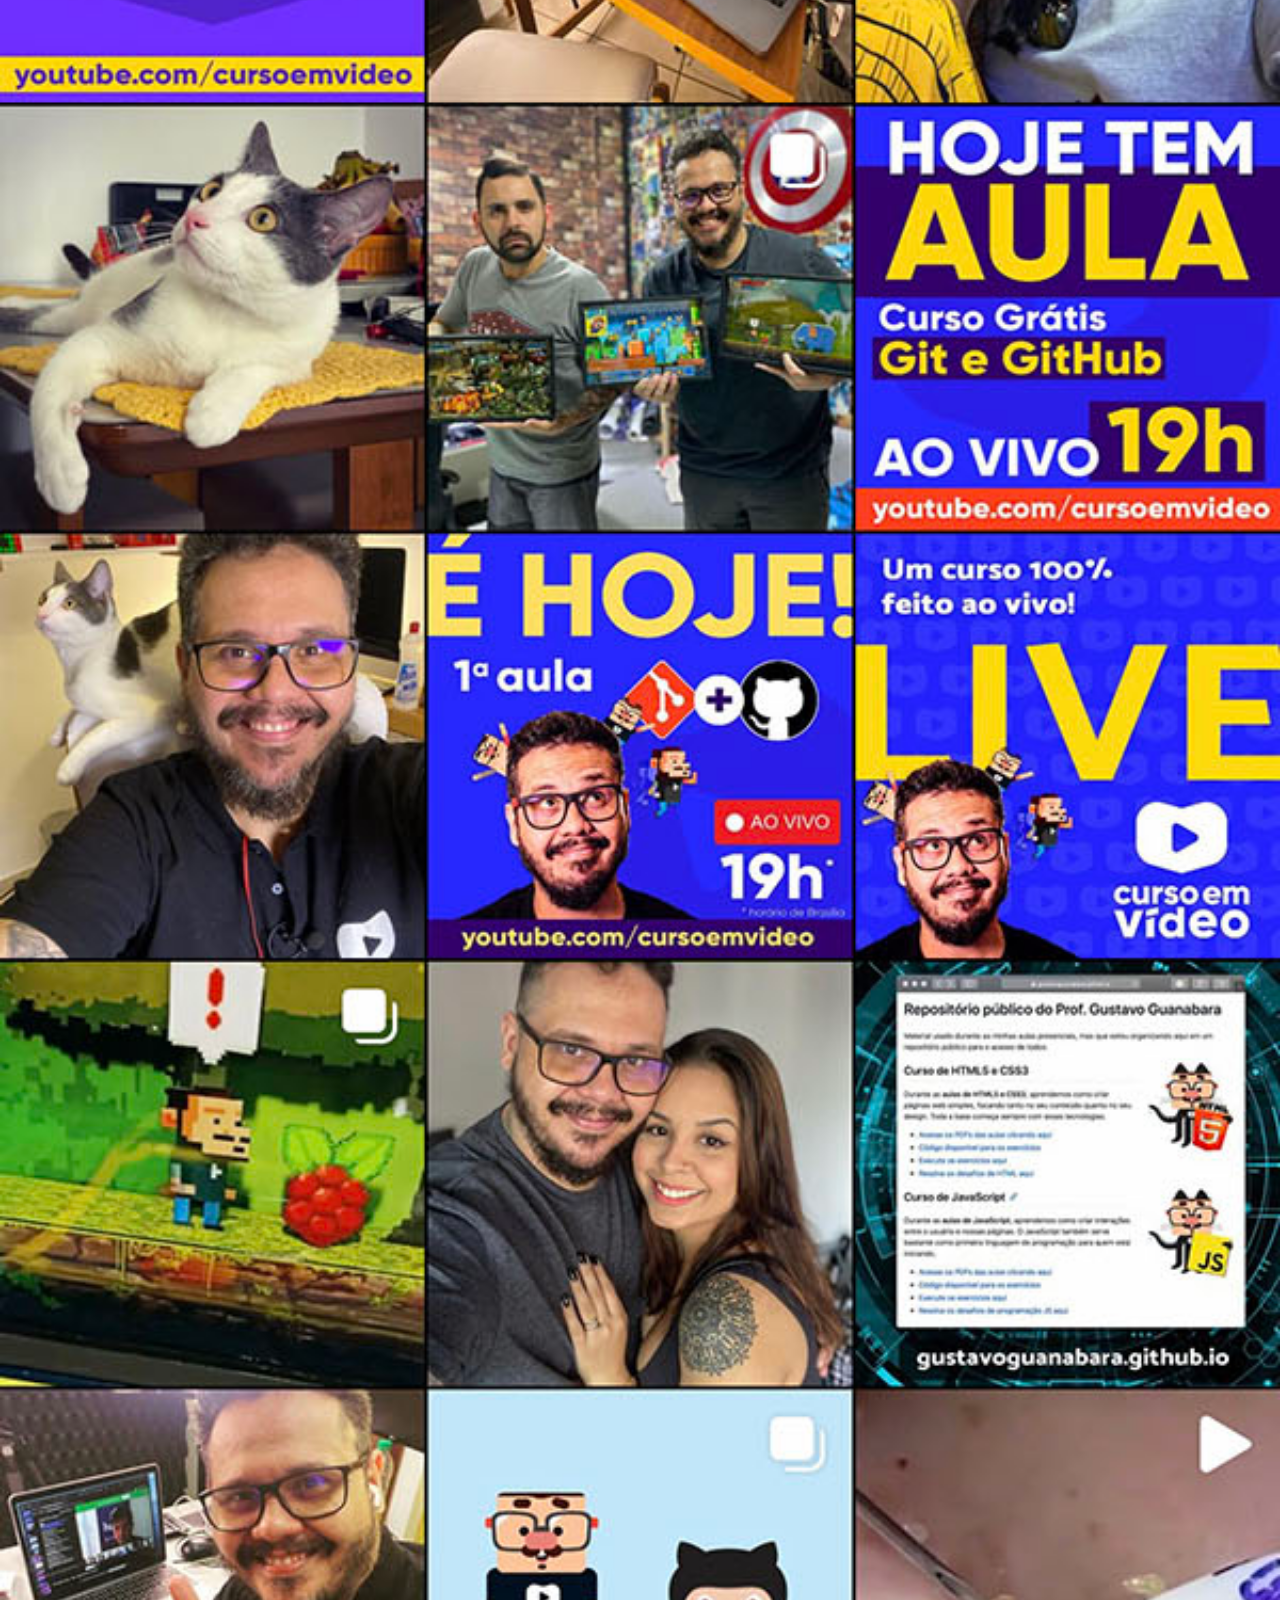
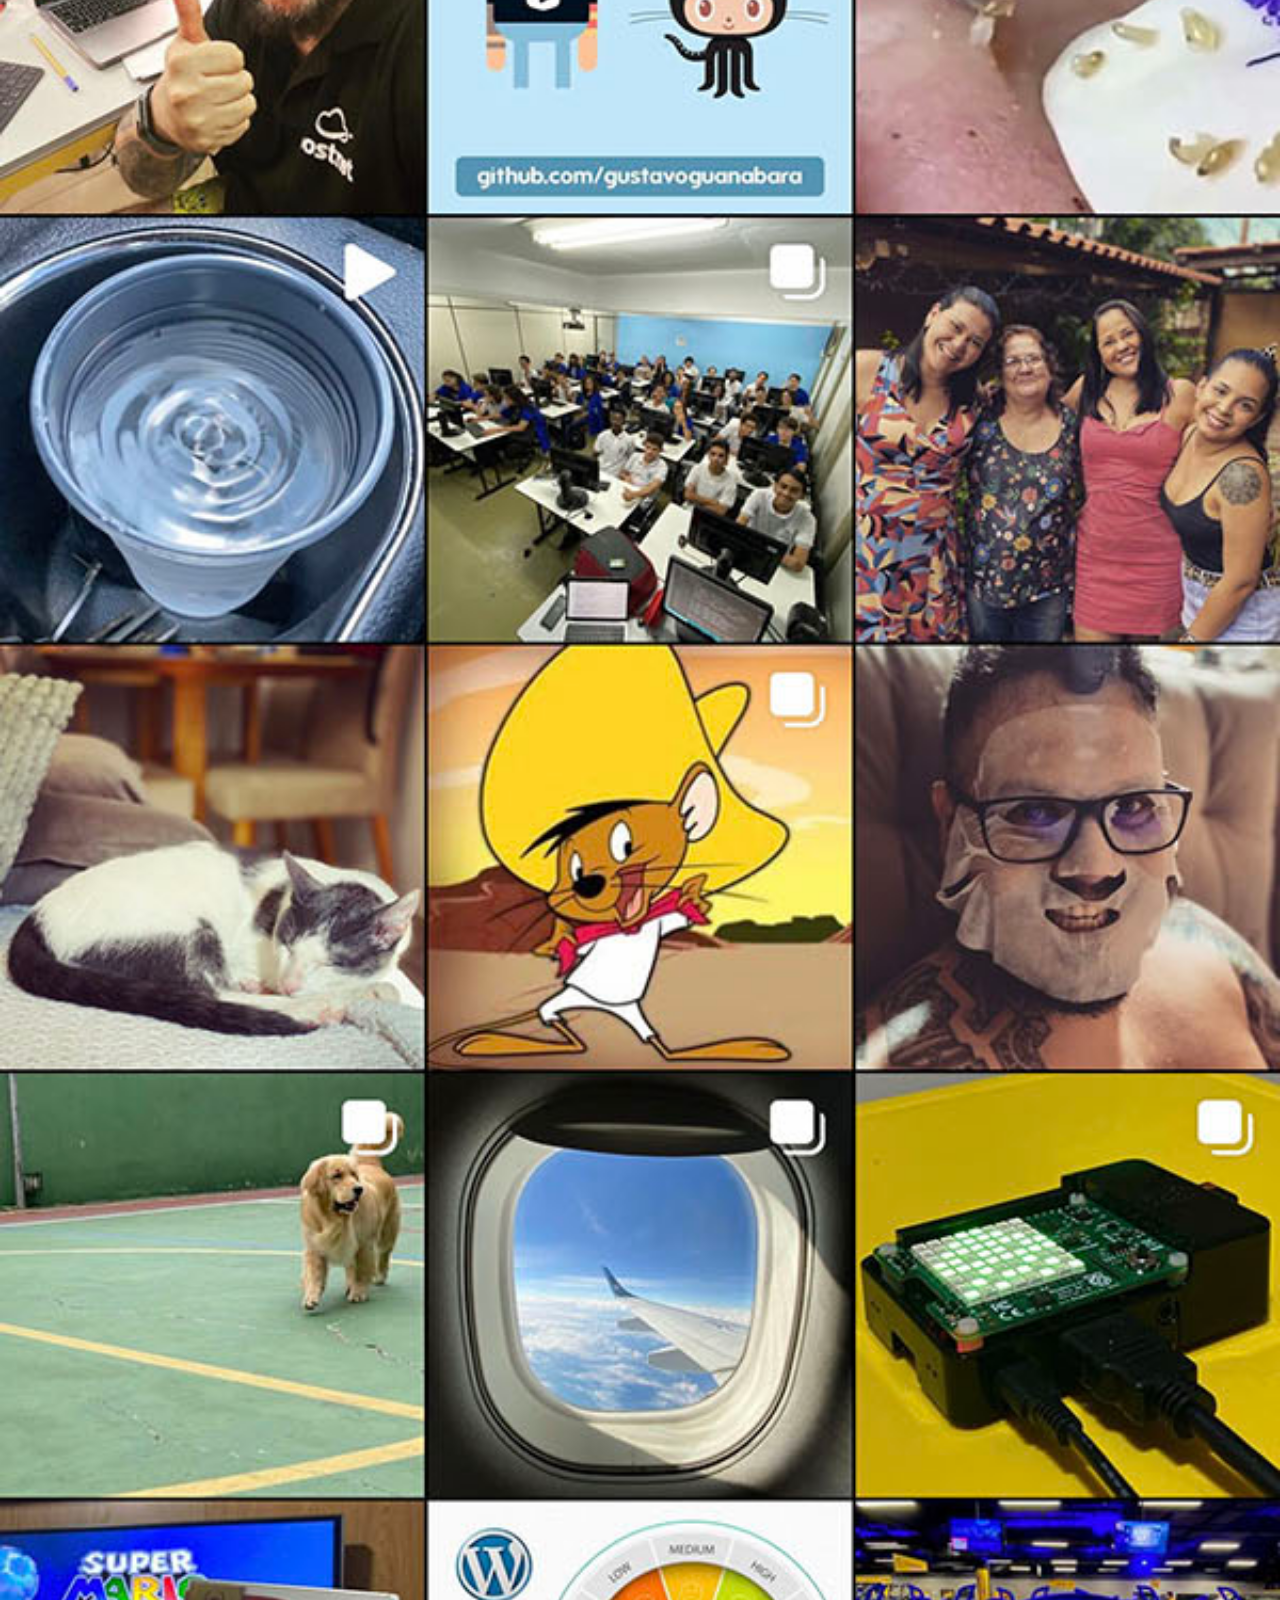
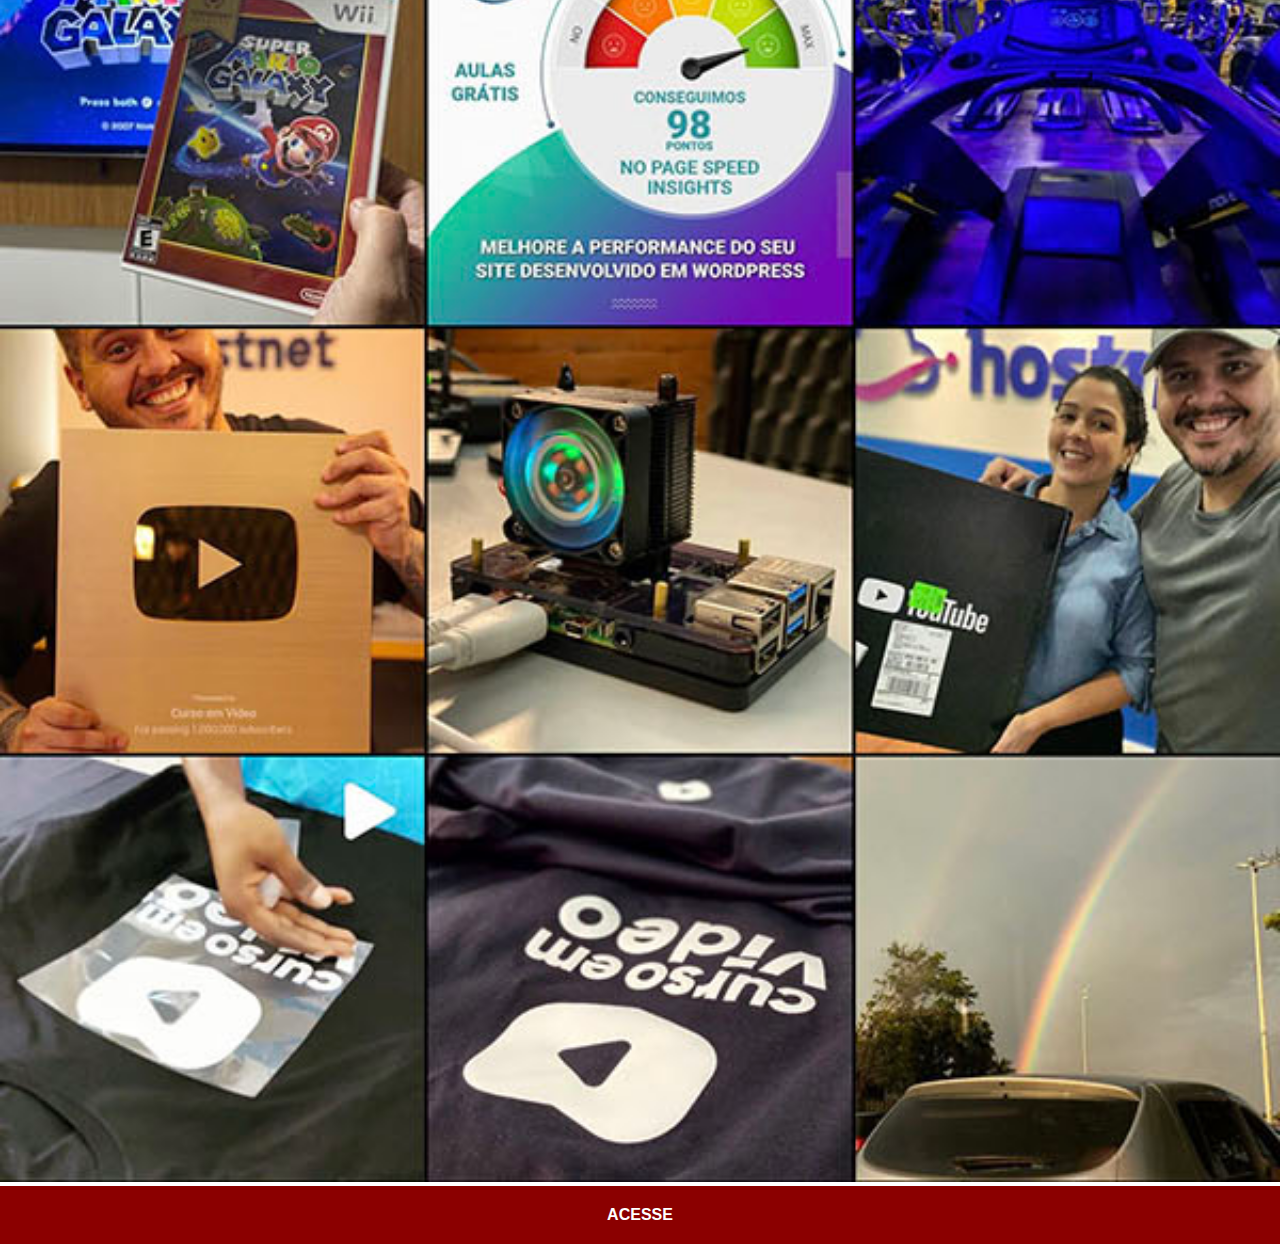
<file: instagram.html>
<!DOCTYPE html>
<html lang="pt-br">
<head>
    <meta charset="UTF-8">
    <meta name="viewport" content="width=device-width, initial-scale=1.0">
    <title>Instagram</title>
    <link rel="stylesheet" href="estilos/social.css">
</head>
<body>
    <img src="imagens/tela-instagram.jpg" alt="Instagram">
    <a href="https://www.instagram.com/gustavoguanabara/">ACESSE</a>
</body>
</html>
</file>
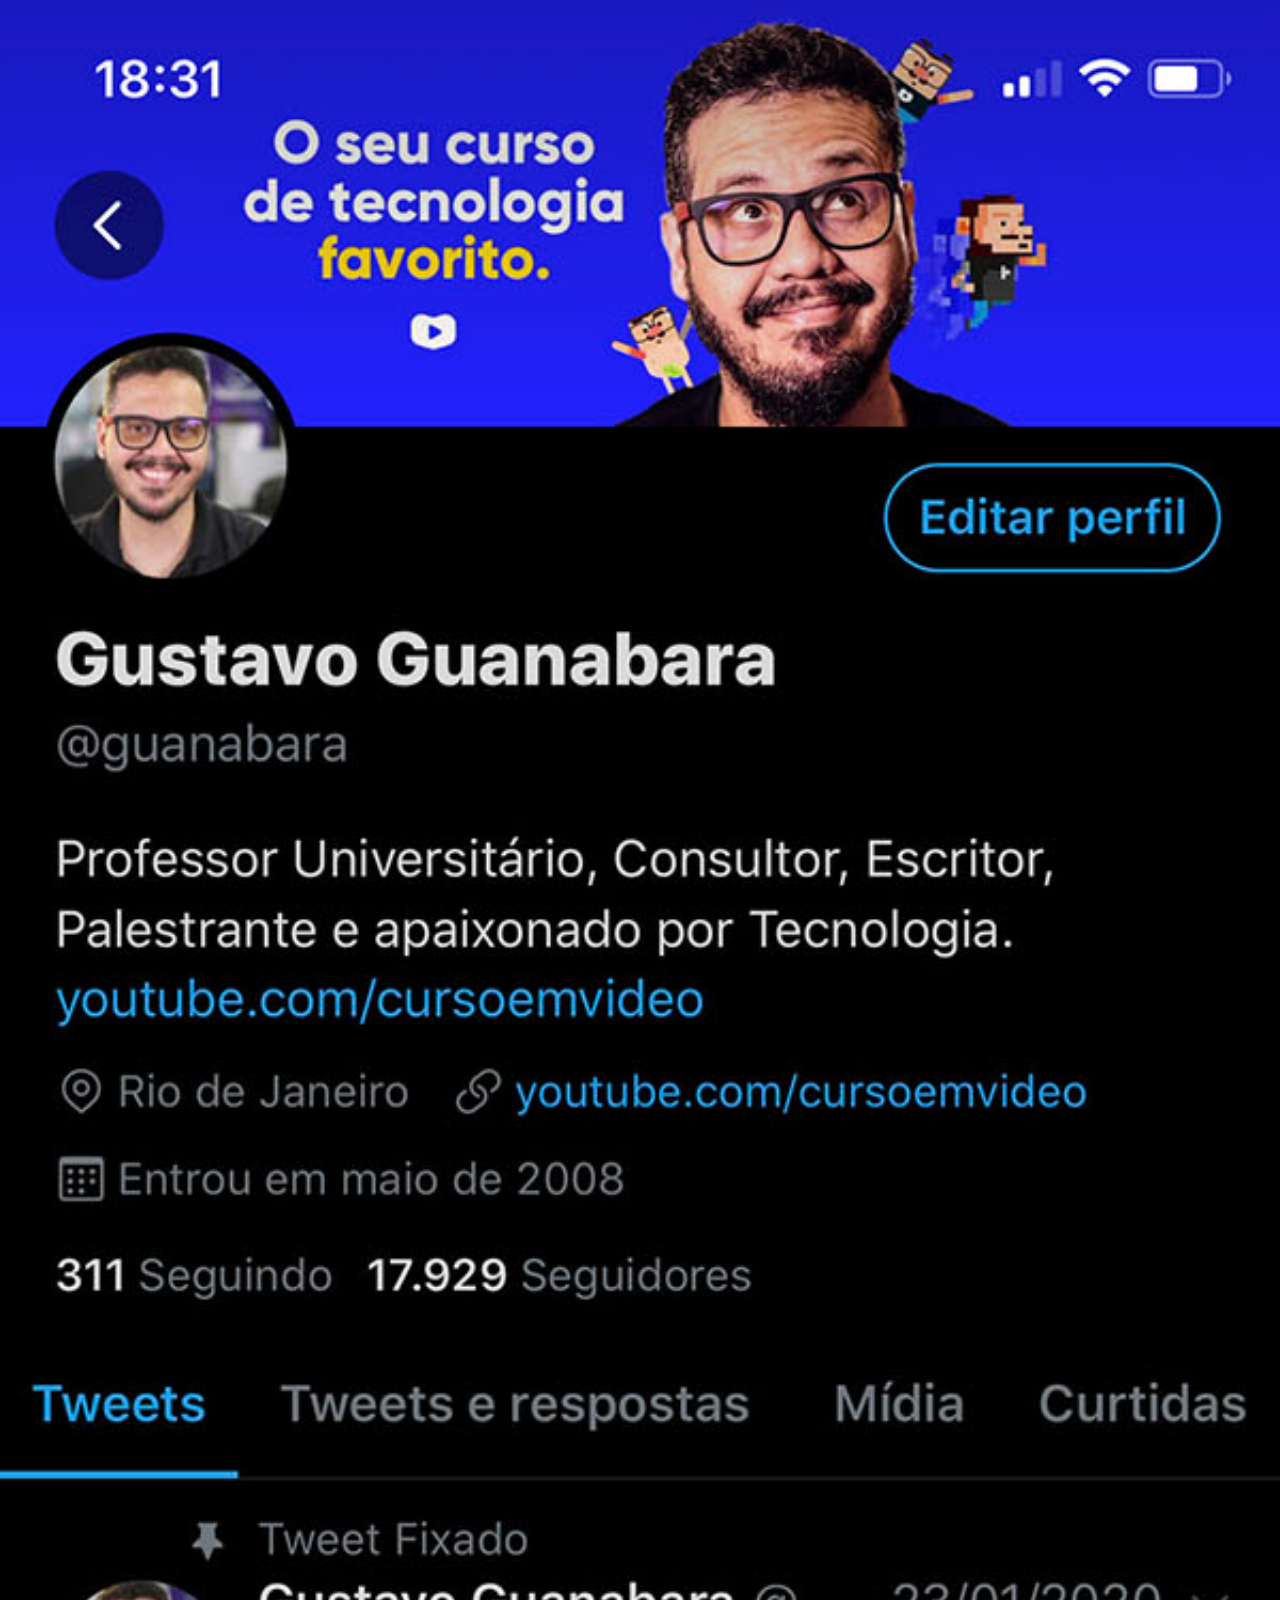
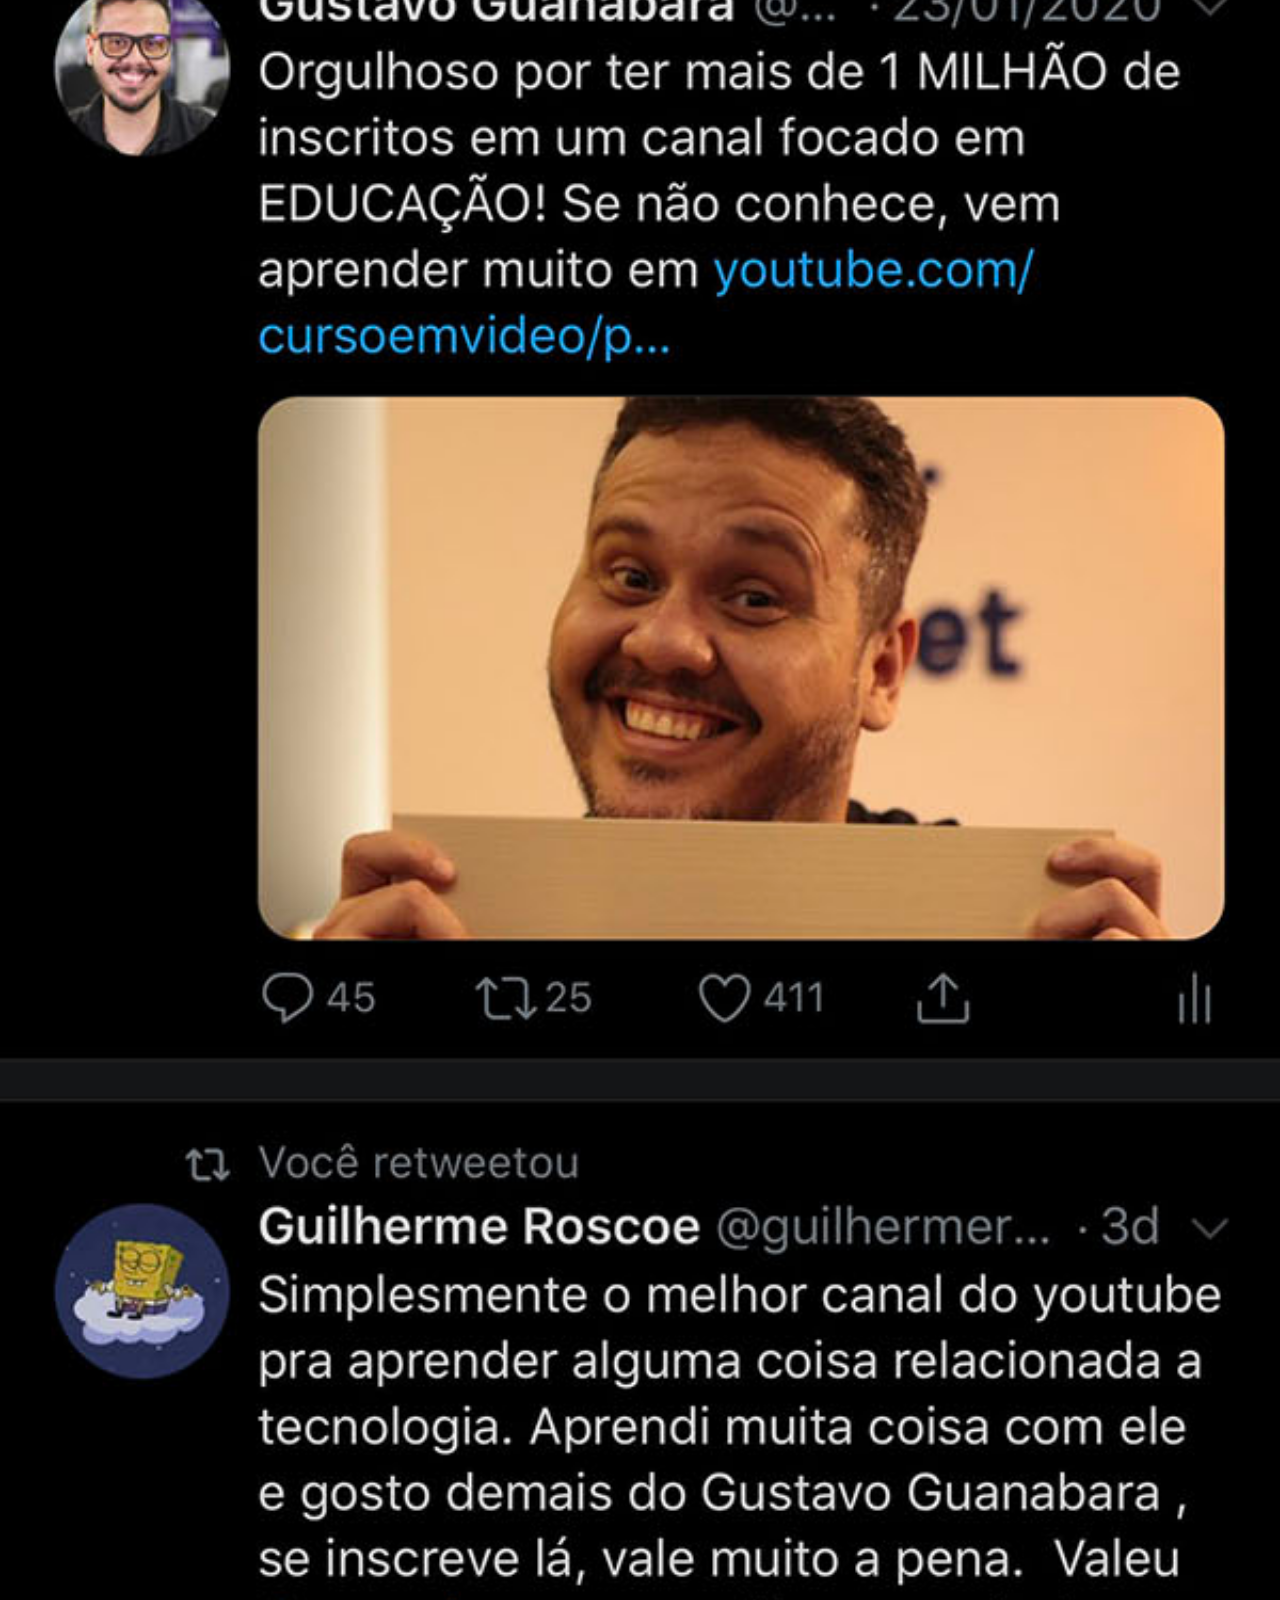
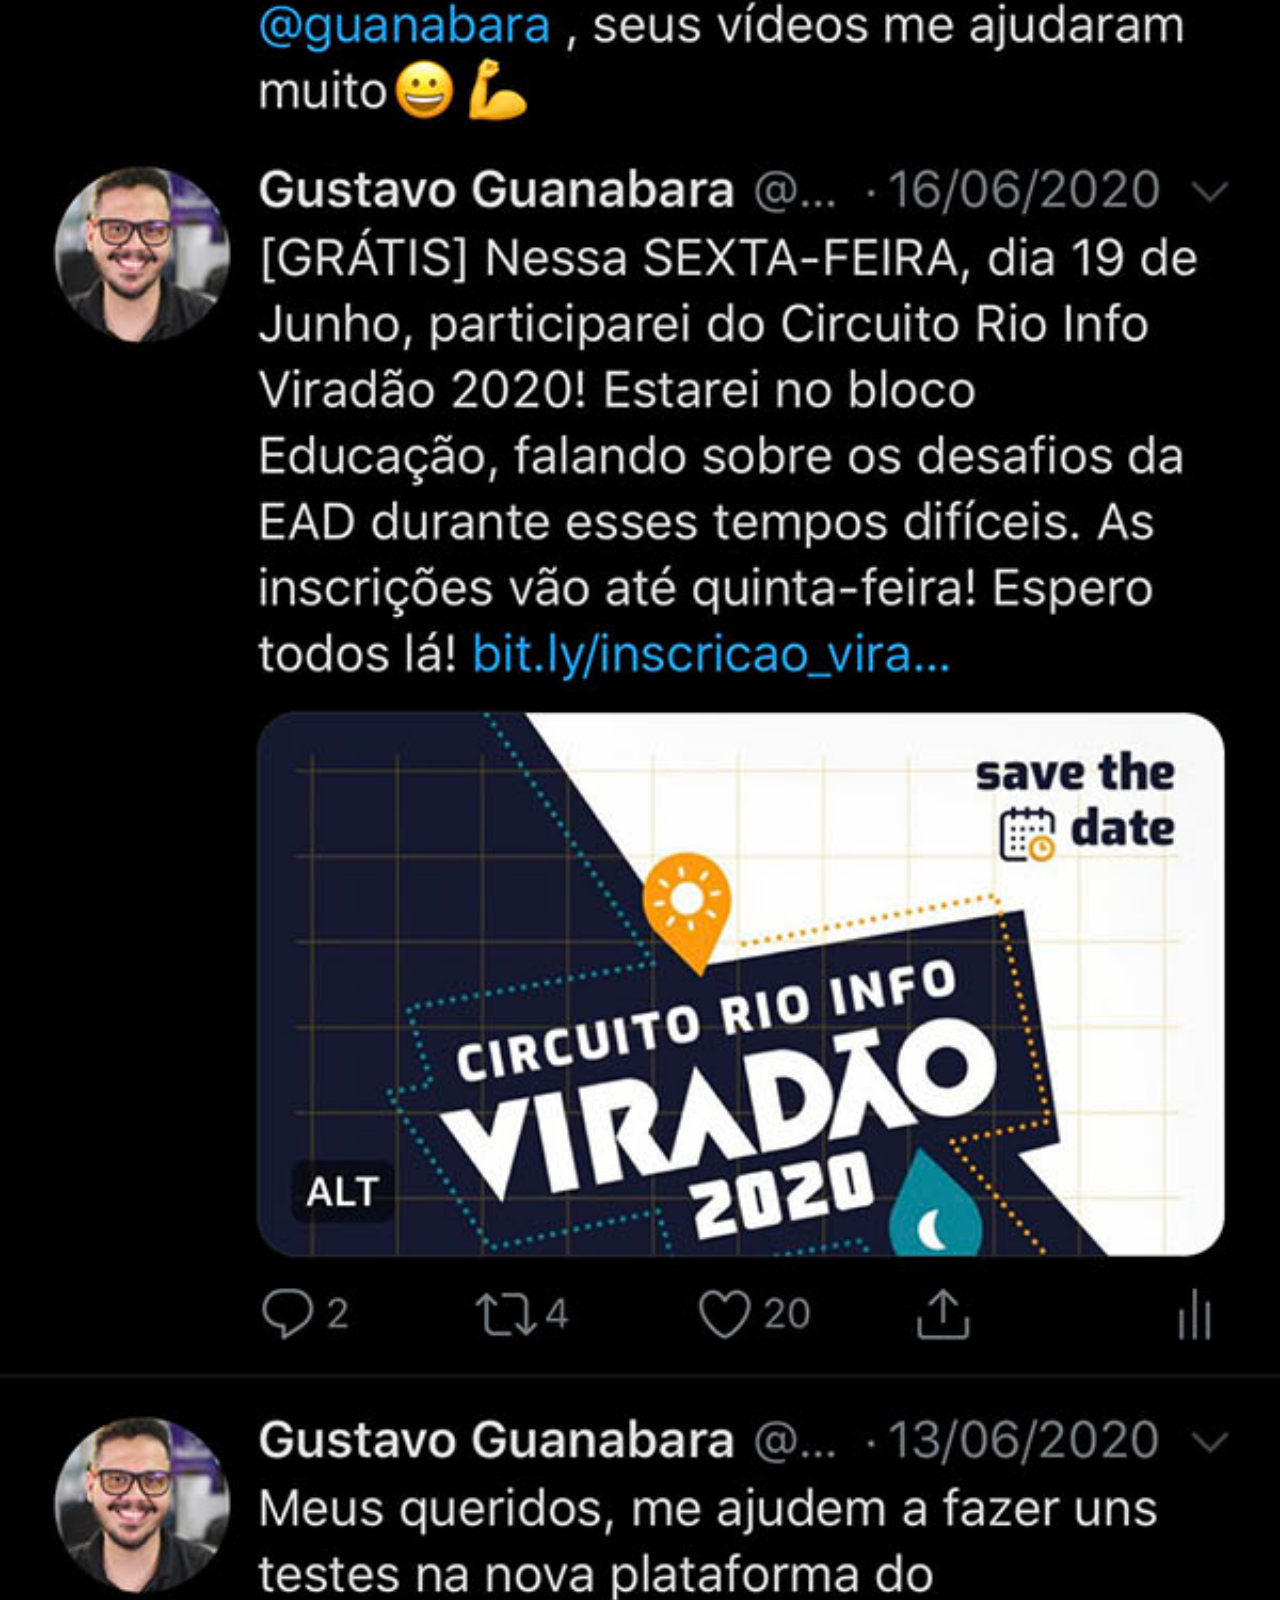
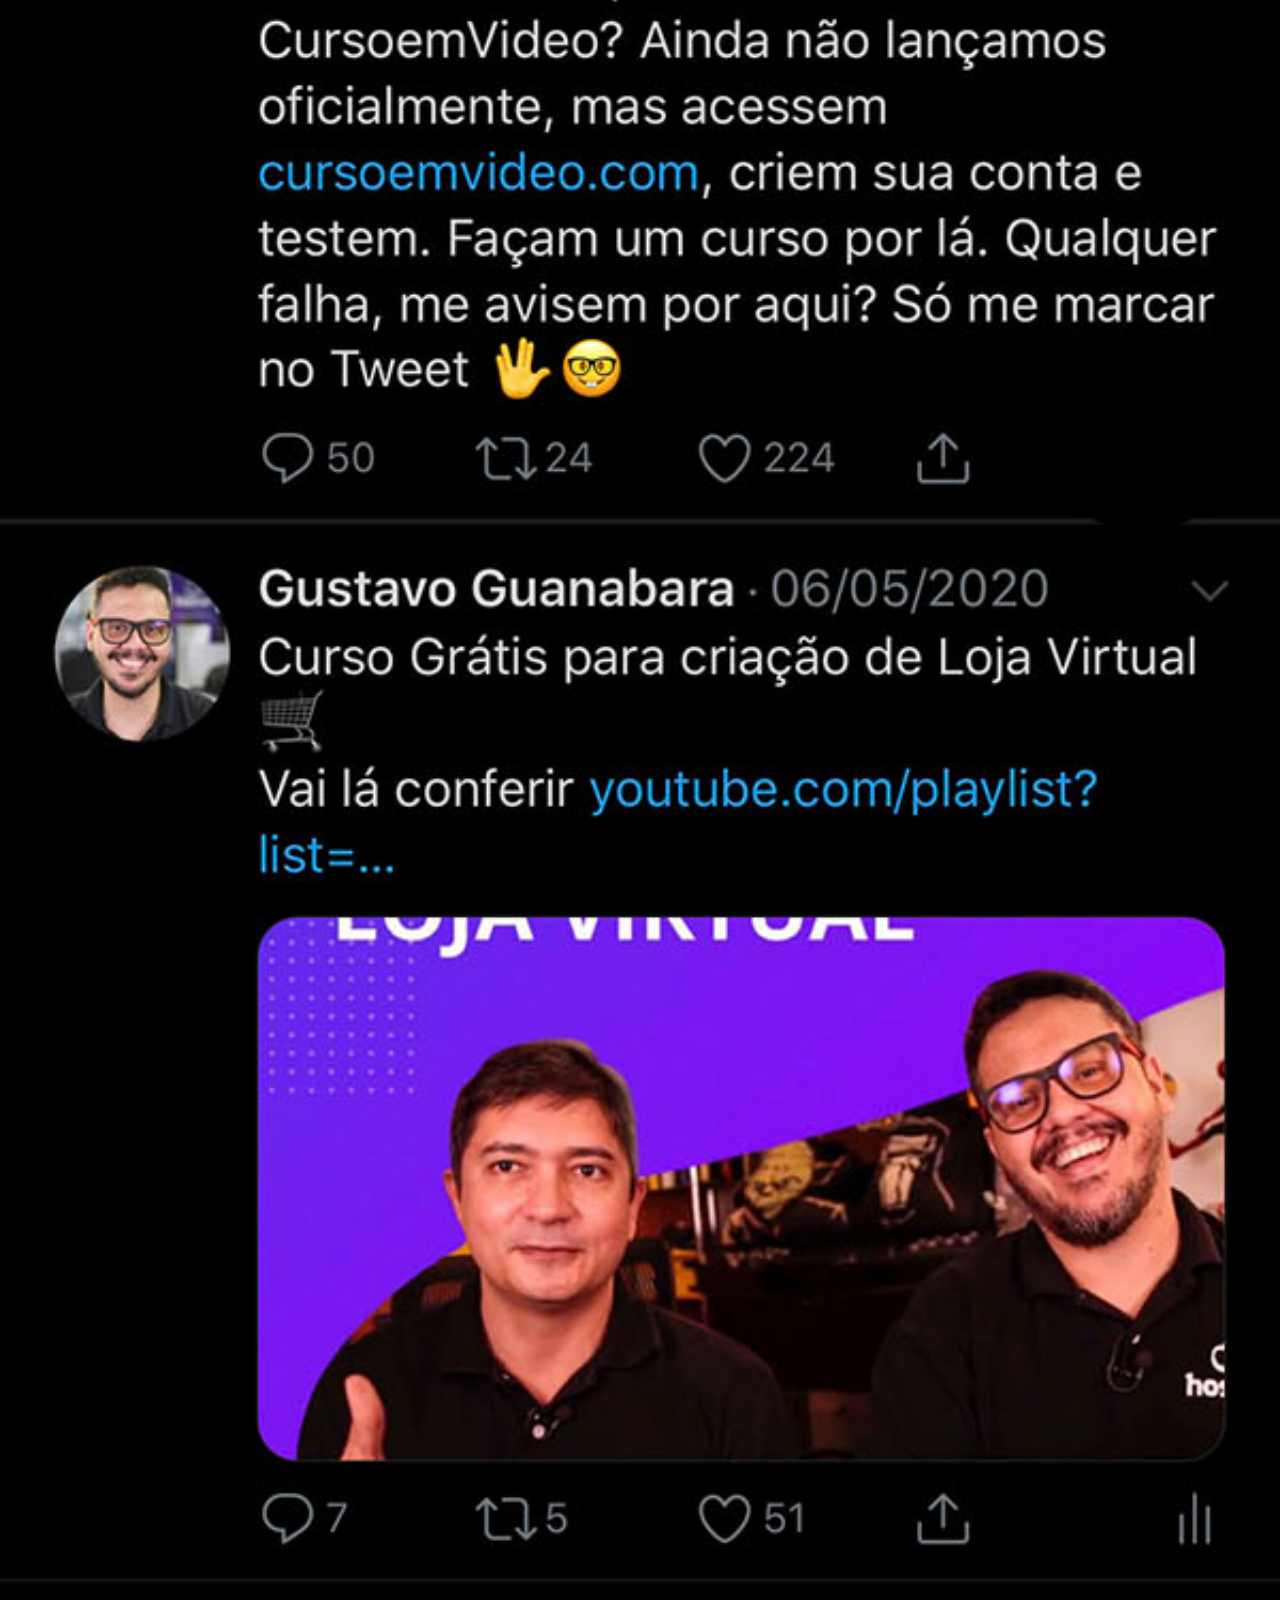
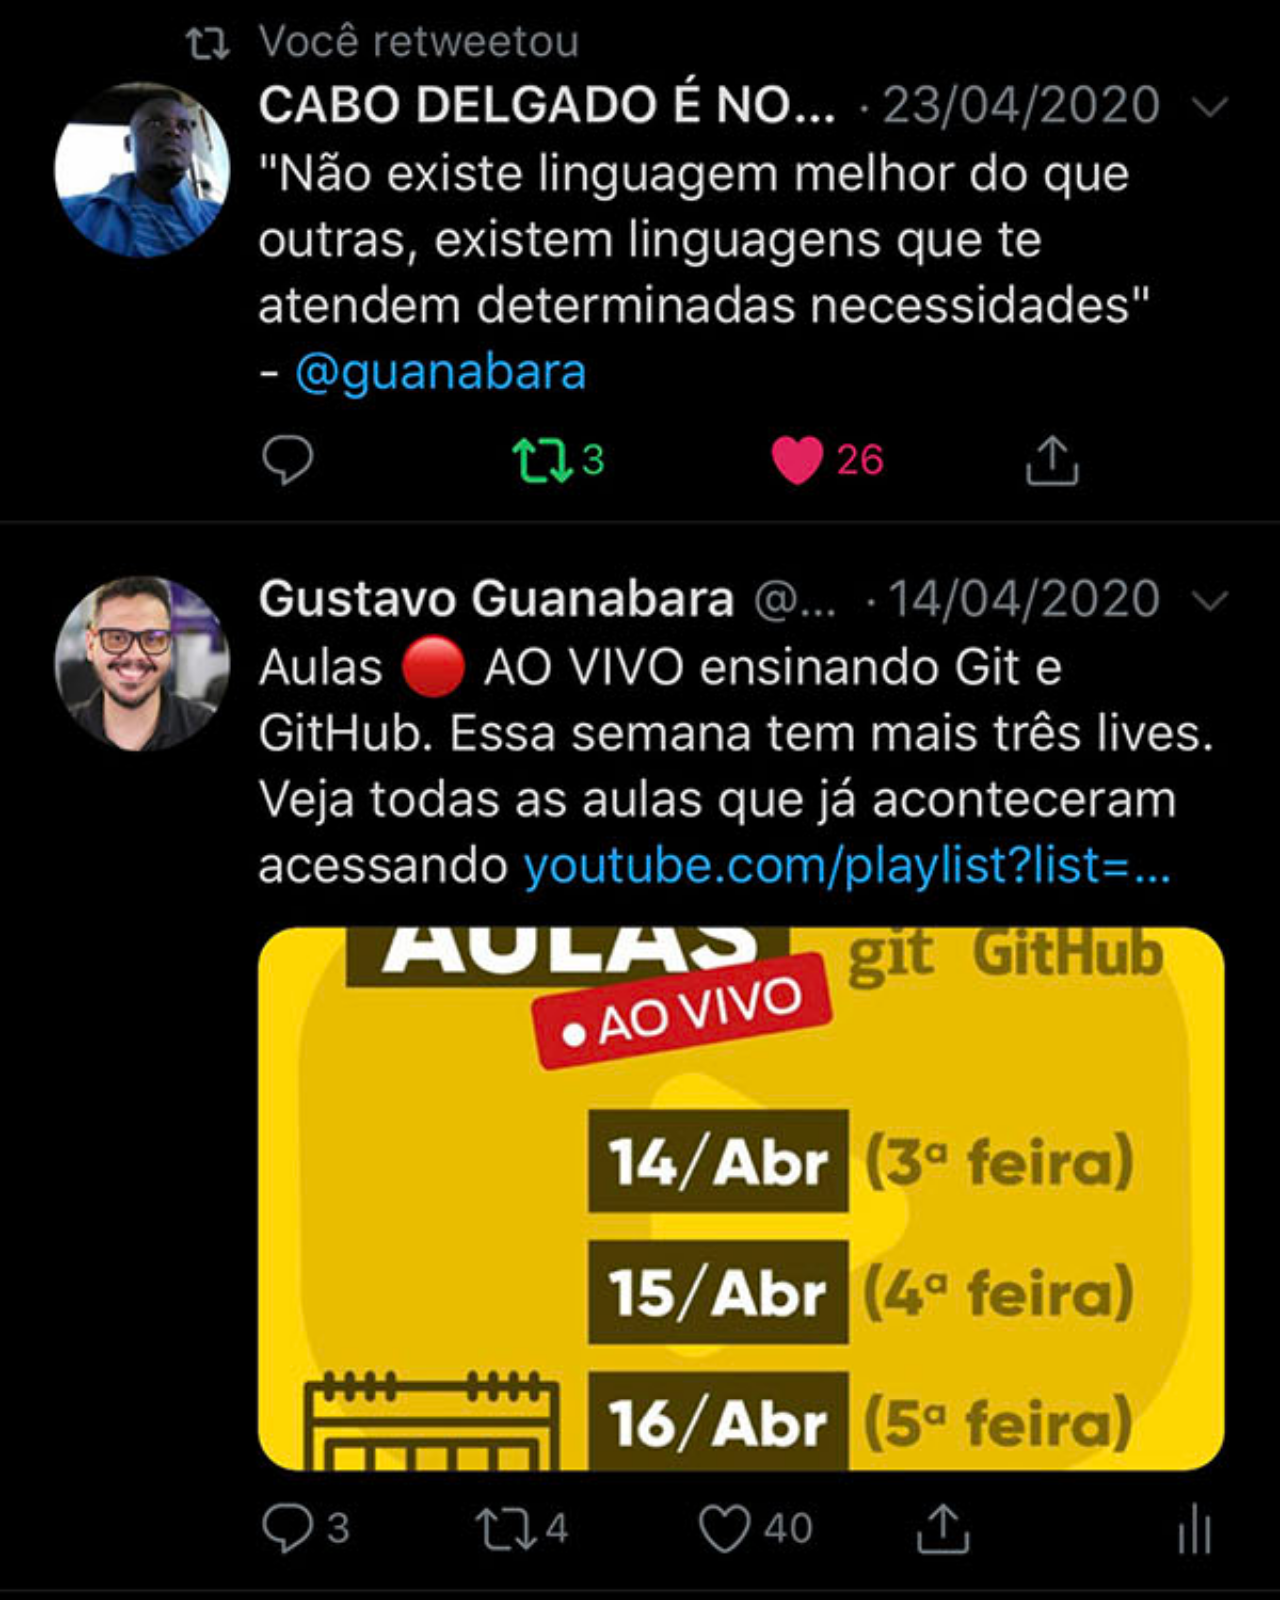
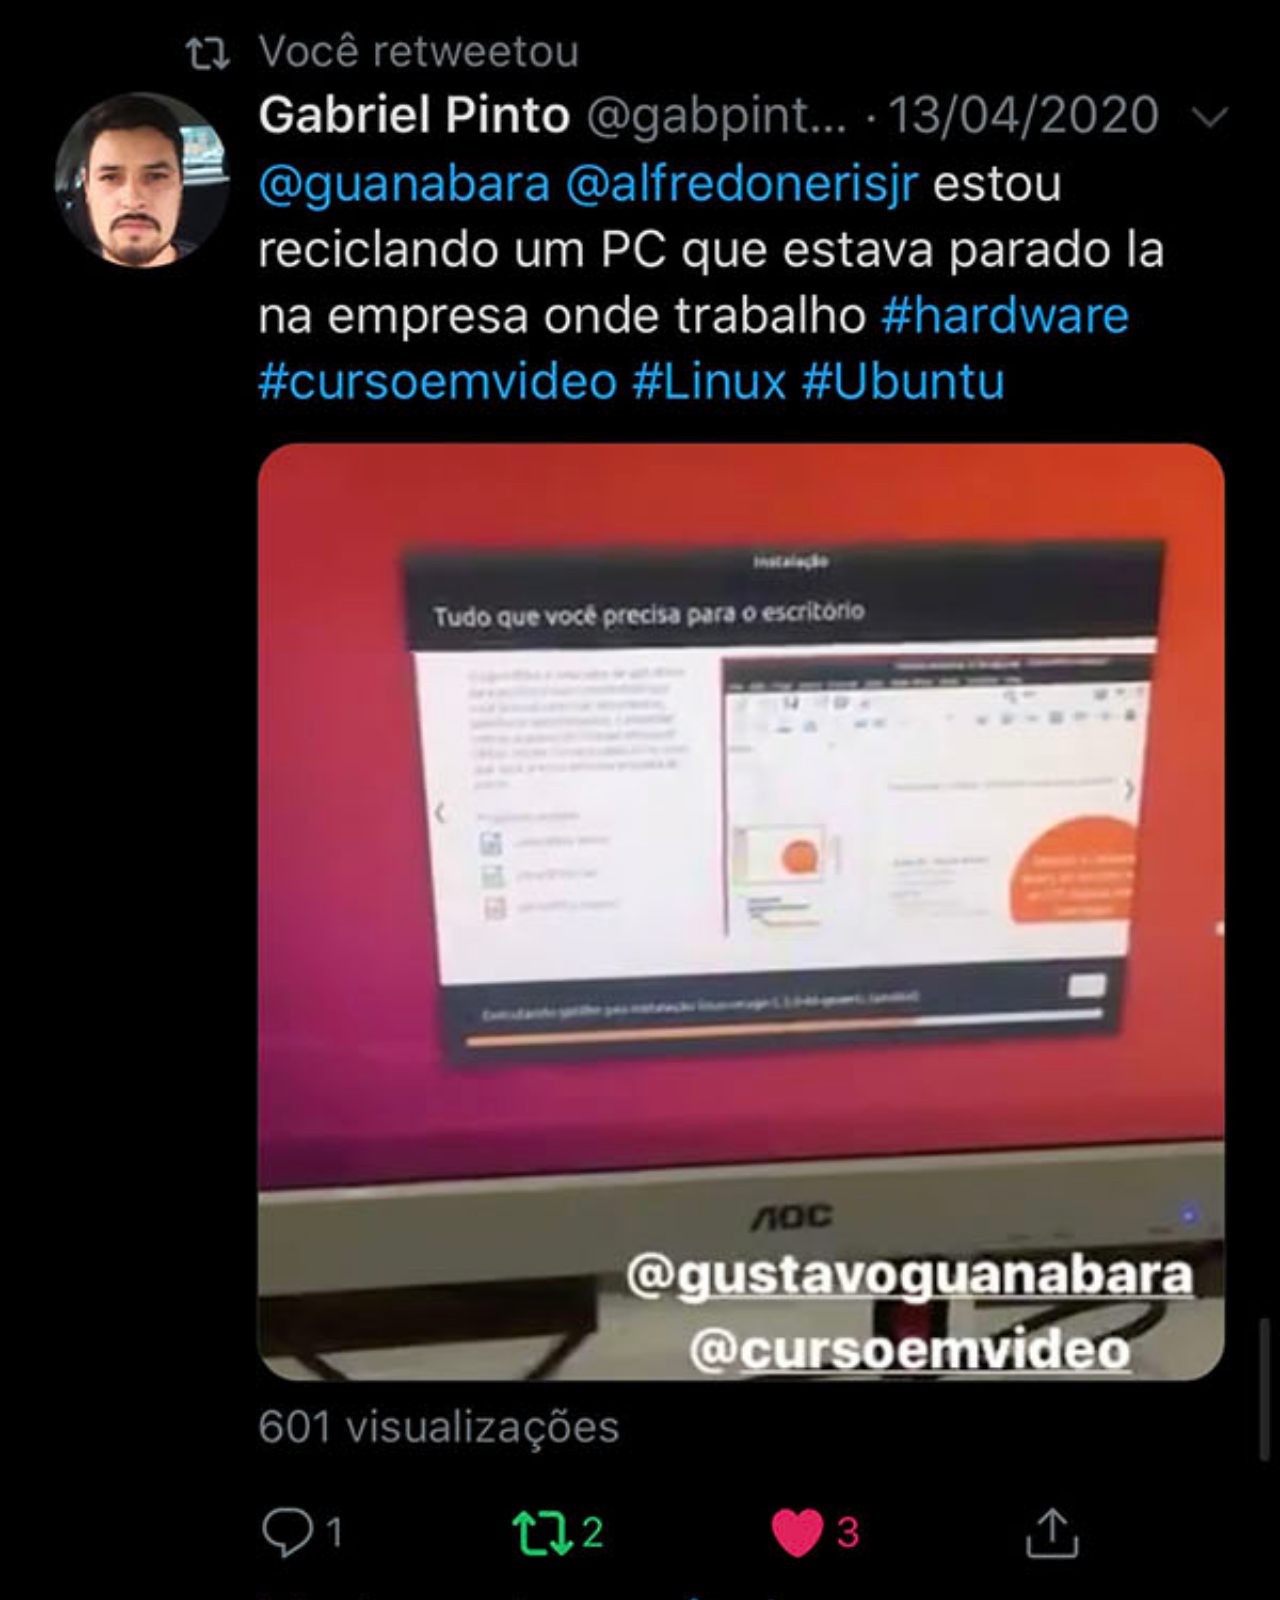
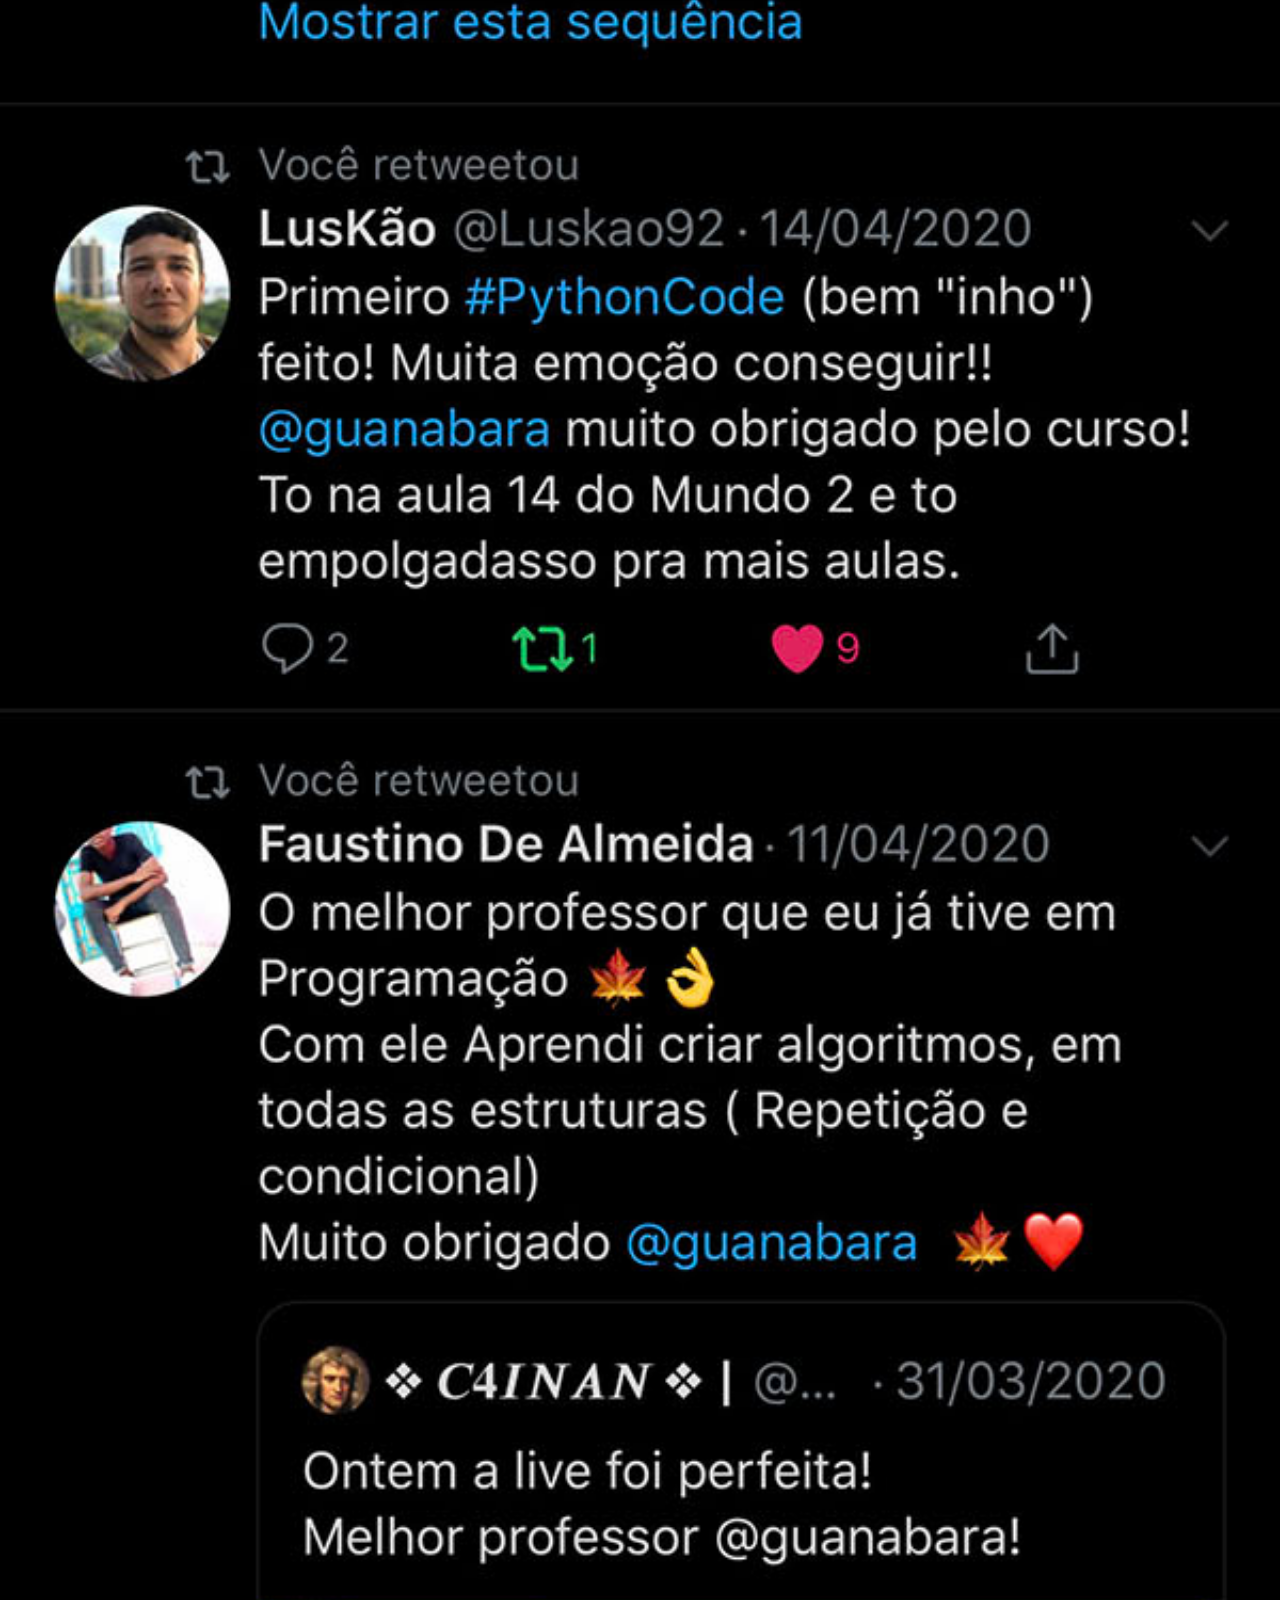
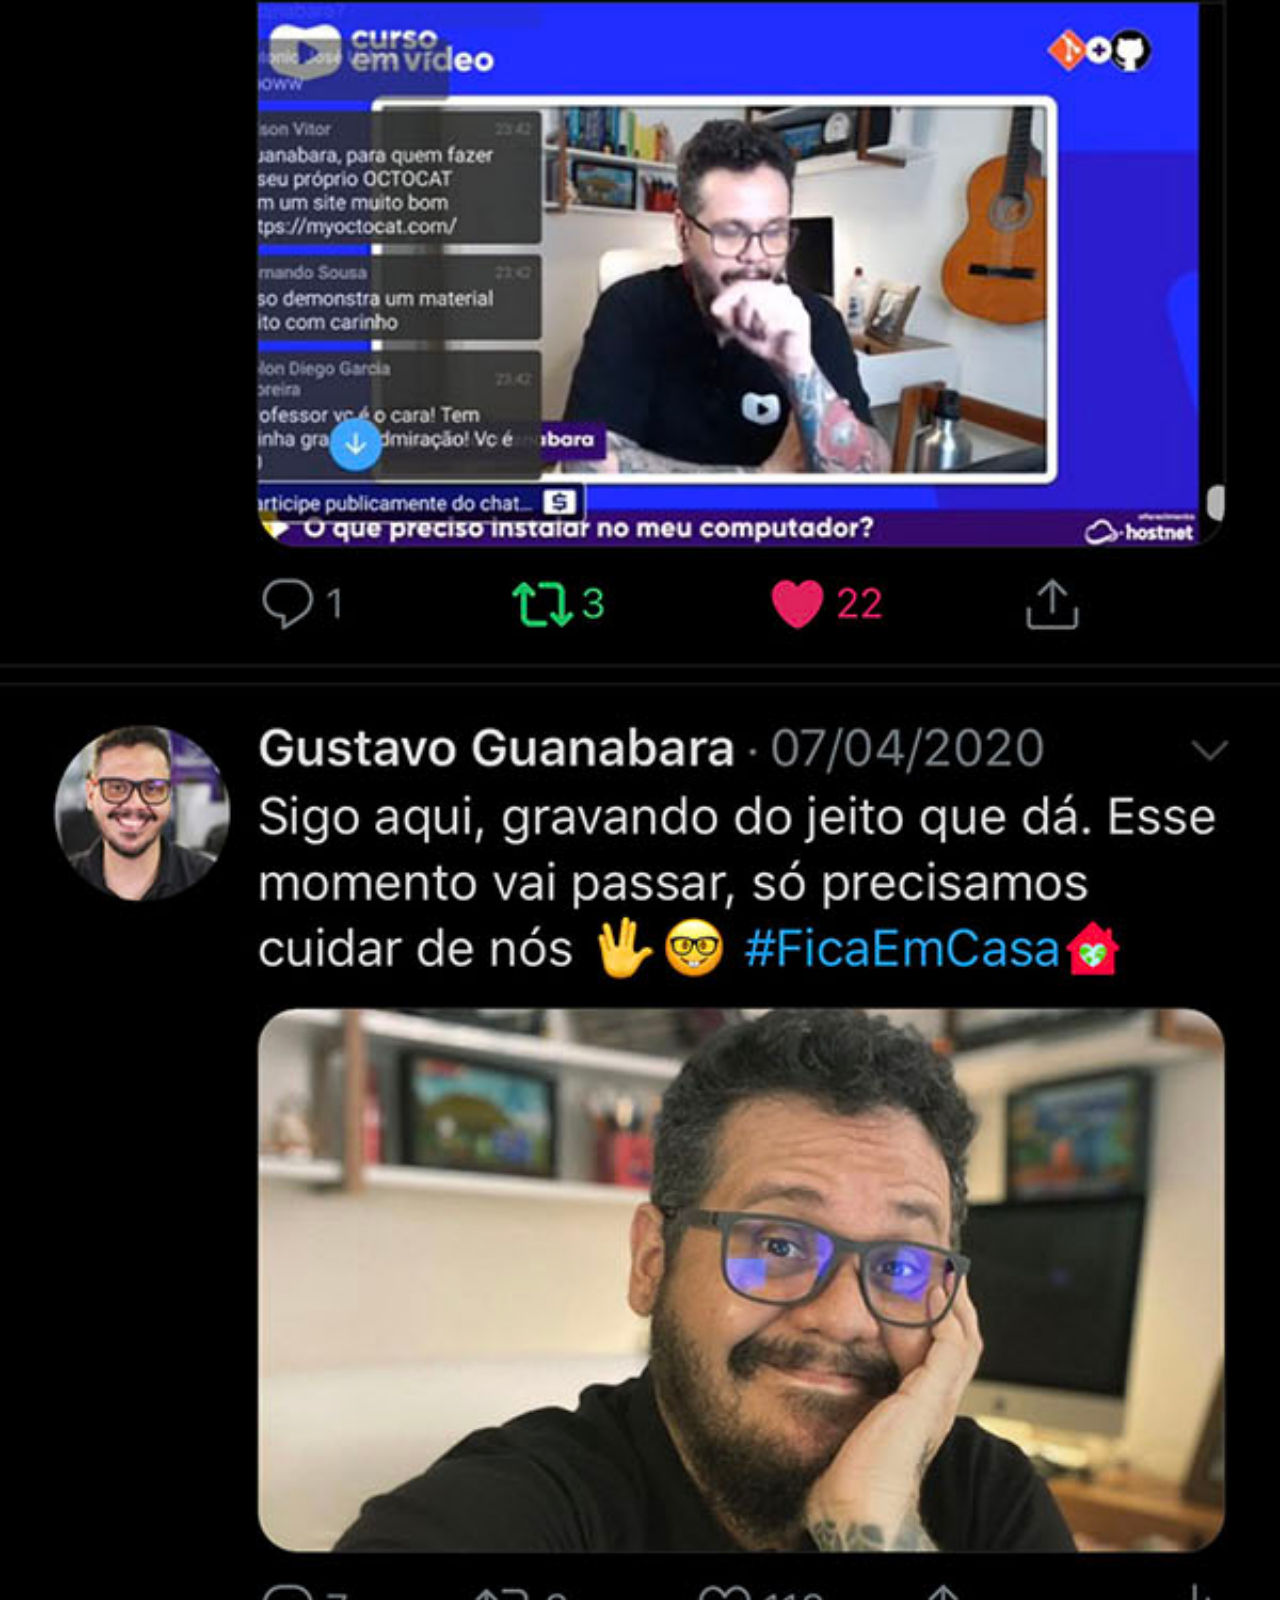
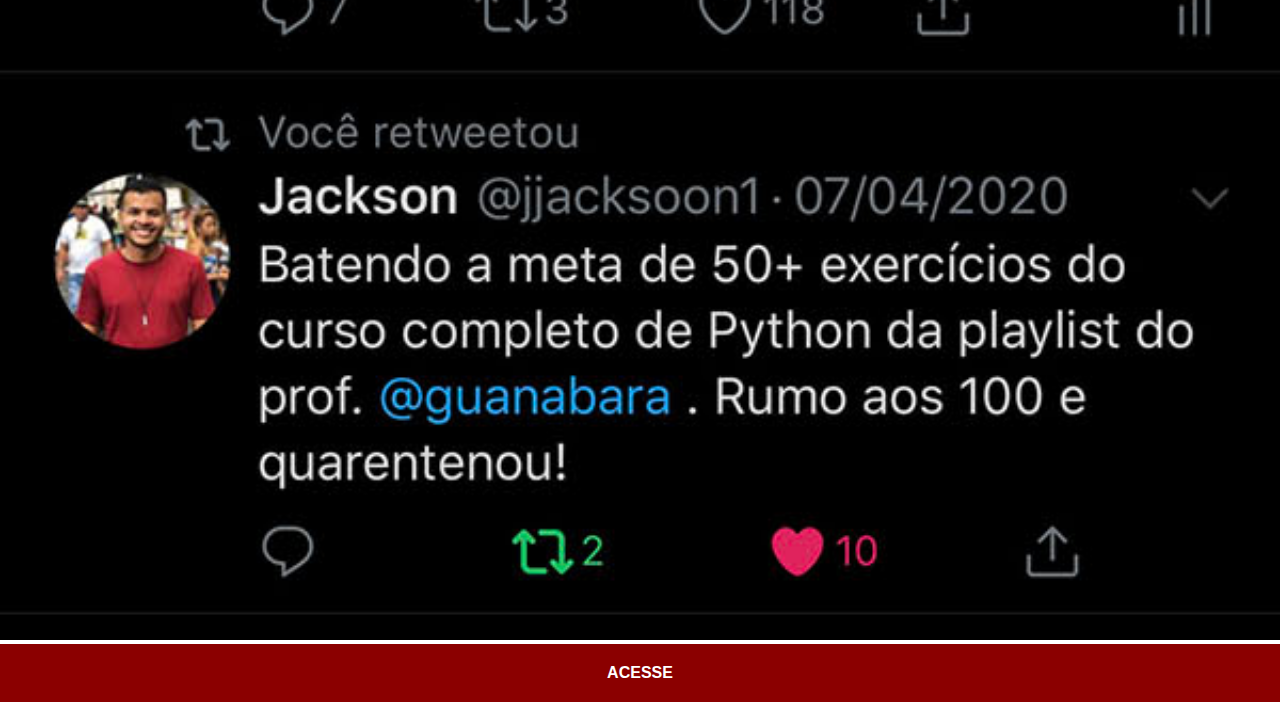
<file: twitter.html>
<!DOCTYPE html>
<html lang="pt-br">
<head>
    <meta charset="UTF-8">
    <meta name="viewport" content="width=device-width, initial-scale=1.0">
    <title>Twitter</title>
    <link rel="stylesheet" href="estilos/social.css">
</head>
<body>
    <img src="imagens/tela-twitter.jpg" alt="Twitter">
    <a href="https://x.com/guanabara" target="_blank">ACESSE</a>
</body>
</html>
</file>
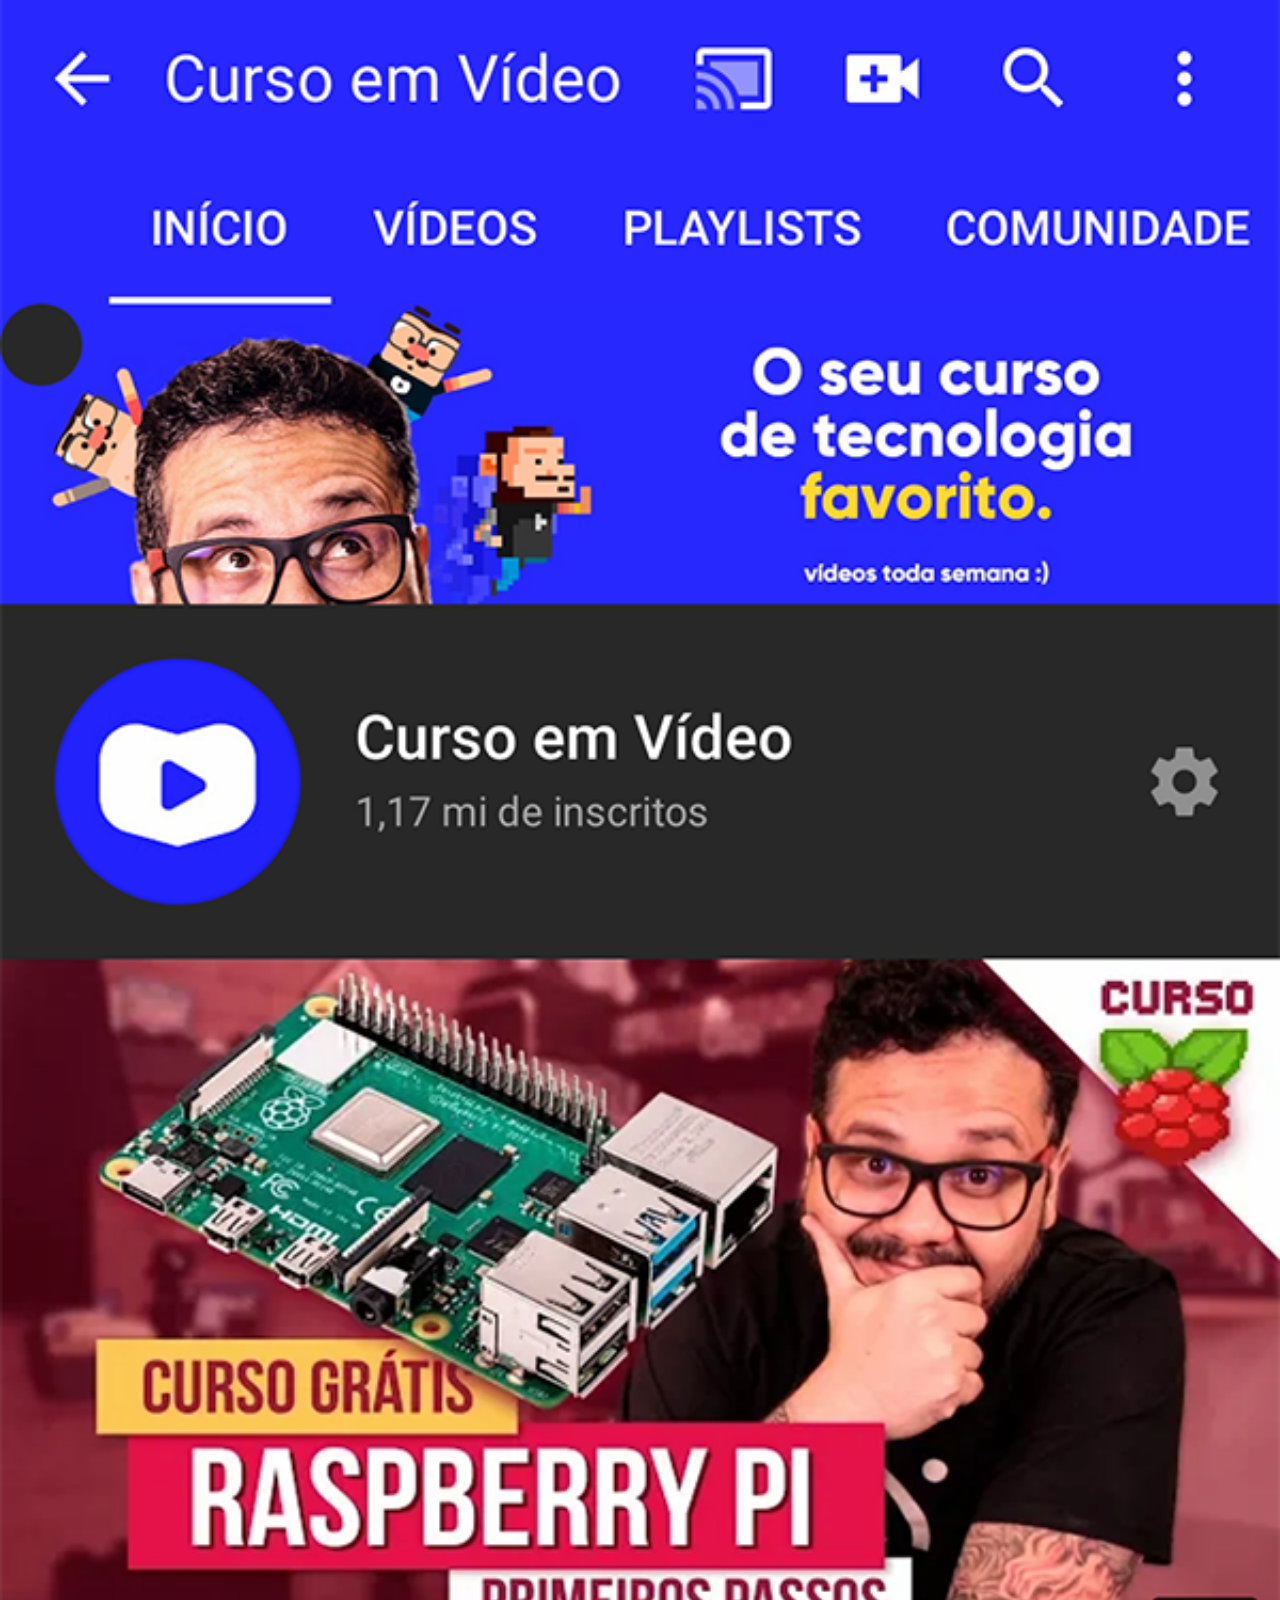
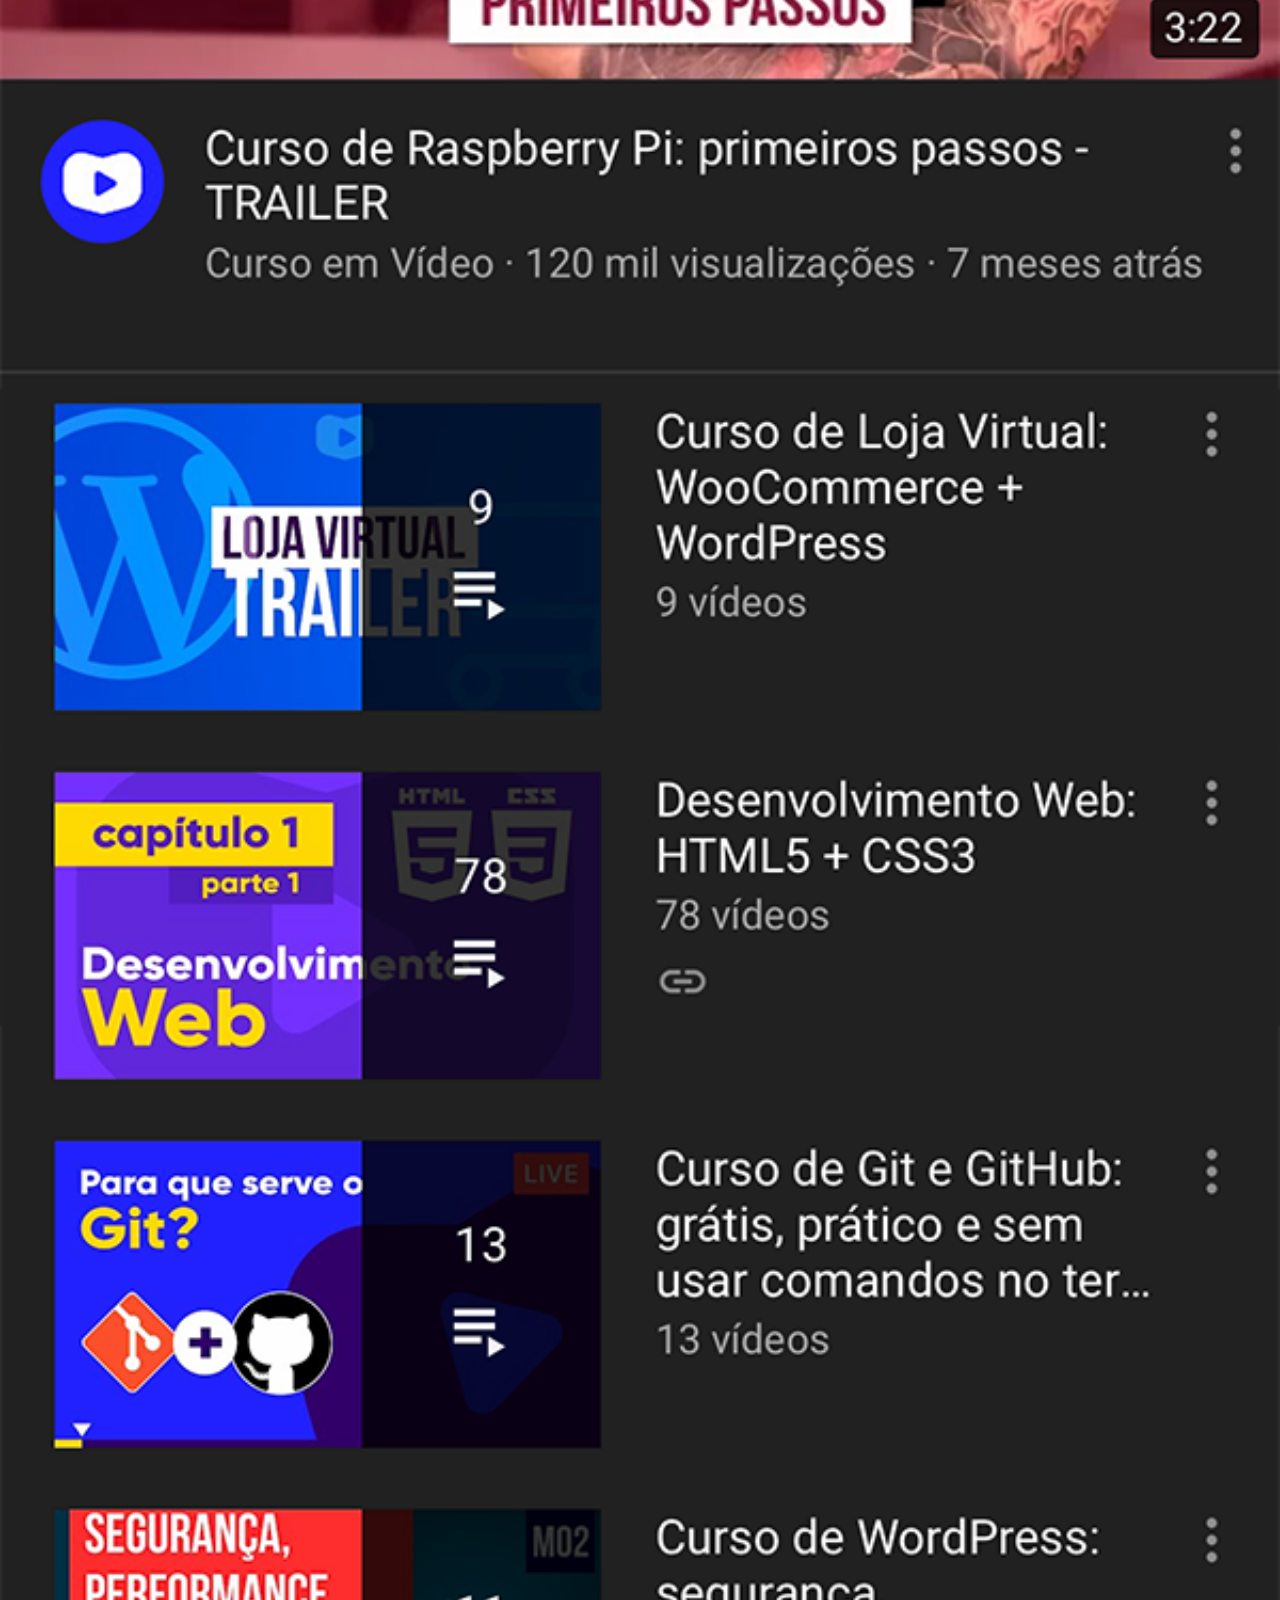
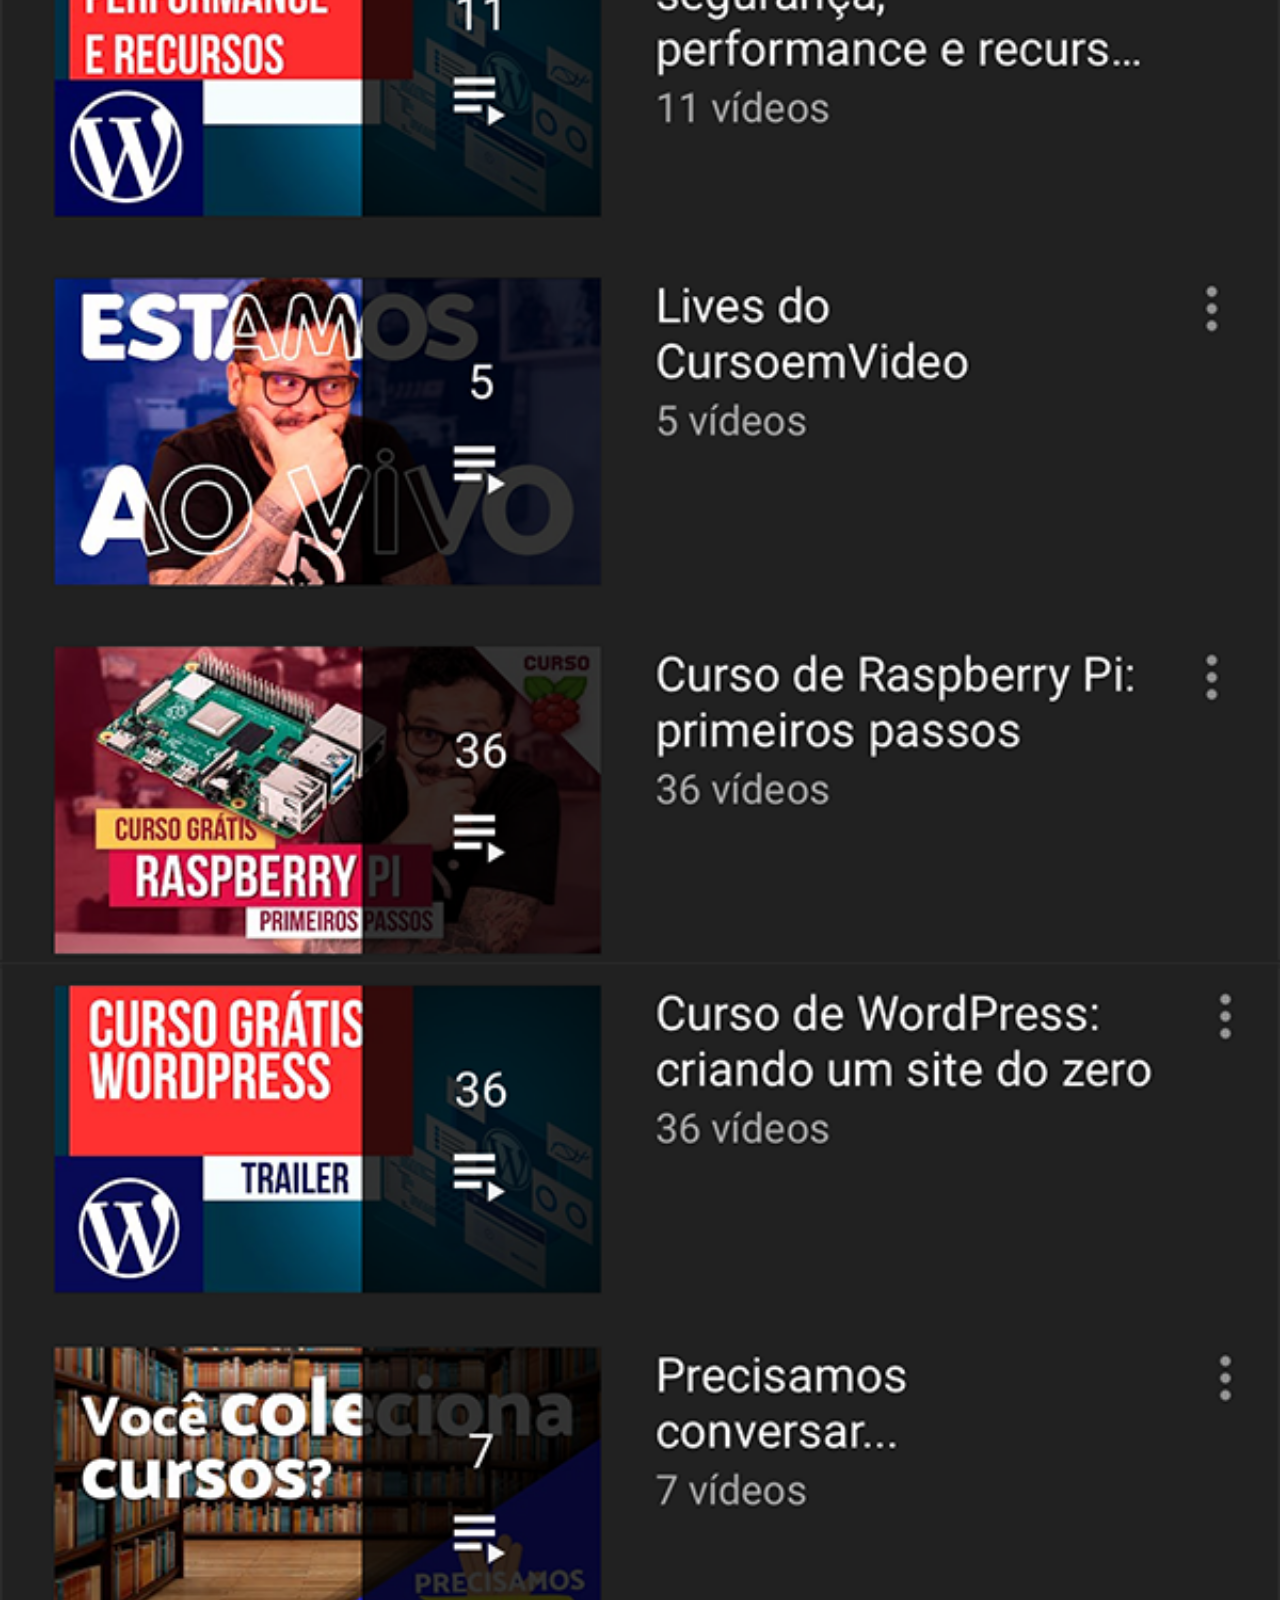
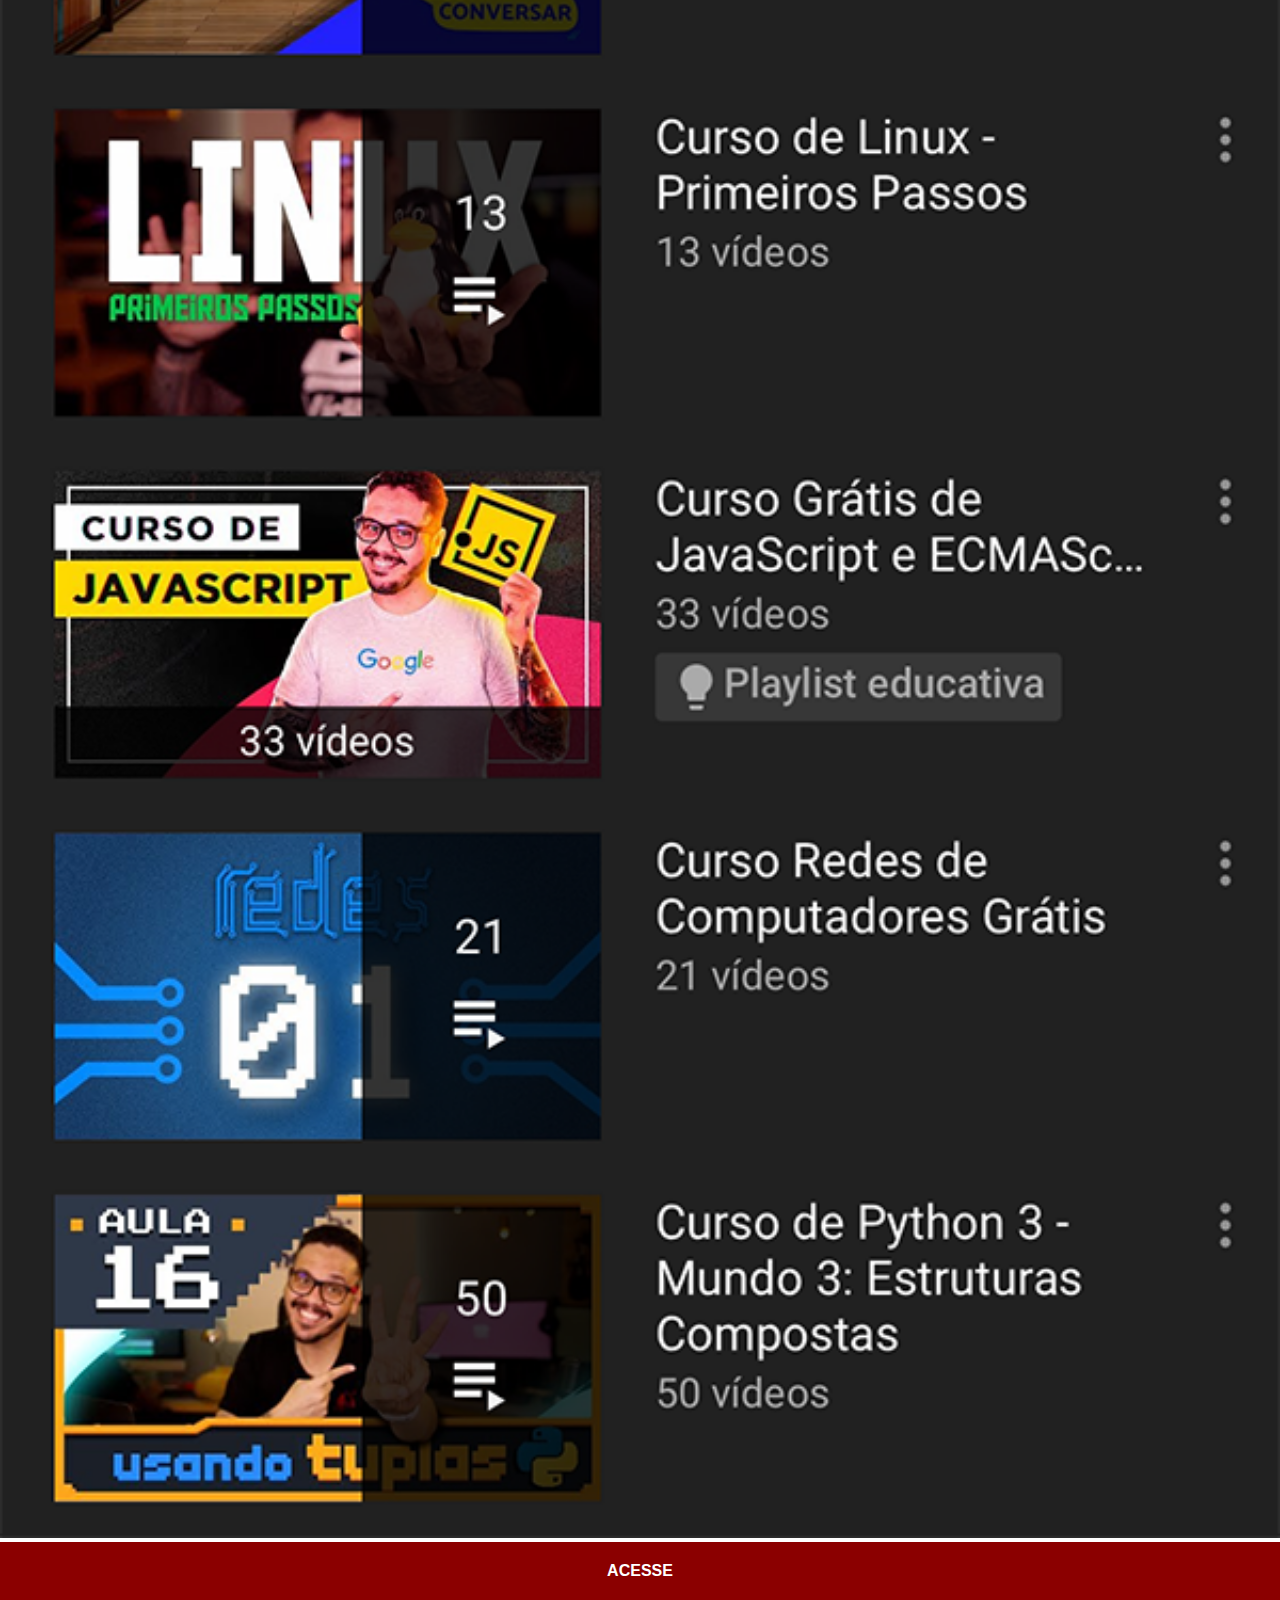
<file: youtube.html>
<!DOCTYPE html>
<html lang="pt-br">
<head>
    <meta charset="UTF-8">
    <meta name="viewport" content="width=device-width, initial-scale=1.0">
    <title>Youtube</title>
    <link rel="stylesheet" href="estilos/social.css">
</head>
<body>
    <img src="imagens/tela-youtube.png" alt="Youtube">
    <a href="https://www.youtube.com/c/CursoemVídeo/featured" target="_blank">ACESSE</a>
</body>
</html>
</file>
<file: estilos/style.css>
* {
    margin: 0;
    padding: 0;
    font-family: Arial, Helvetica, sans-serif;
}

html, body {
    height: 100vh;
    width: 100vw;
}

body {
    background: url('../imagens/fundo-madeira.jpg') no-repeat top center;
    background-size: cover;
    background-attachment: fixed;
}

main {
    position: relative;
    height: 100vh;
}

#telefone {
    /* Posicionando o container no meio da tela */
    position: absolute;
    top: 50%;
    left: 50%;
    transform: translate(-50%, -50%);
    /* ----------------------------------------- */
    height: 627px;
    width: 311px;
    background: url('../imagens/frame-iphone.png') no-repeat;
}

#tela {
    position: relative;
    top: 80px;
    left: 22px;
    width: 267px;
    height: 471px;
}

#redes-sociais {
    text-align: right;
}

#redes-sociais img {
    width: 50px;
    margin: 10px;
    border-radius: 50%;
    box-shadow: 2px 2px 5px rgba(0, 0, 0, 0.404);
    box-sizing: border-box;
}

#redes-sociais img:hover {
    border: 2px solid rgba(255, 255, 255, 0.616);
    transform: translate(-2px, -2px);
    box-shadow: 5px 5px 10px rgba(0, 0, 0, 0.603);
    transition: transform 0.3s;
}
</file>
<file: estilos/social.css>
* {
    margin: 0px;
    padding: 0px;
    font-family: Arial, Helvetica, sans-serif;
}

::-webkit-scrollbar {
    width: 0px;
    height: 0px;
}

img {
    width: 100vw;
}

a {
    display: block;
    background-color: darkred;
    color: white;
    padding: 20px;
    text-align: center;
    font-weight: bolder;
    text-decoration: none;
}

a:hover {
    background-color: red;
}
</file>
